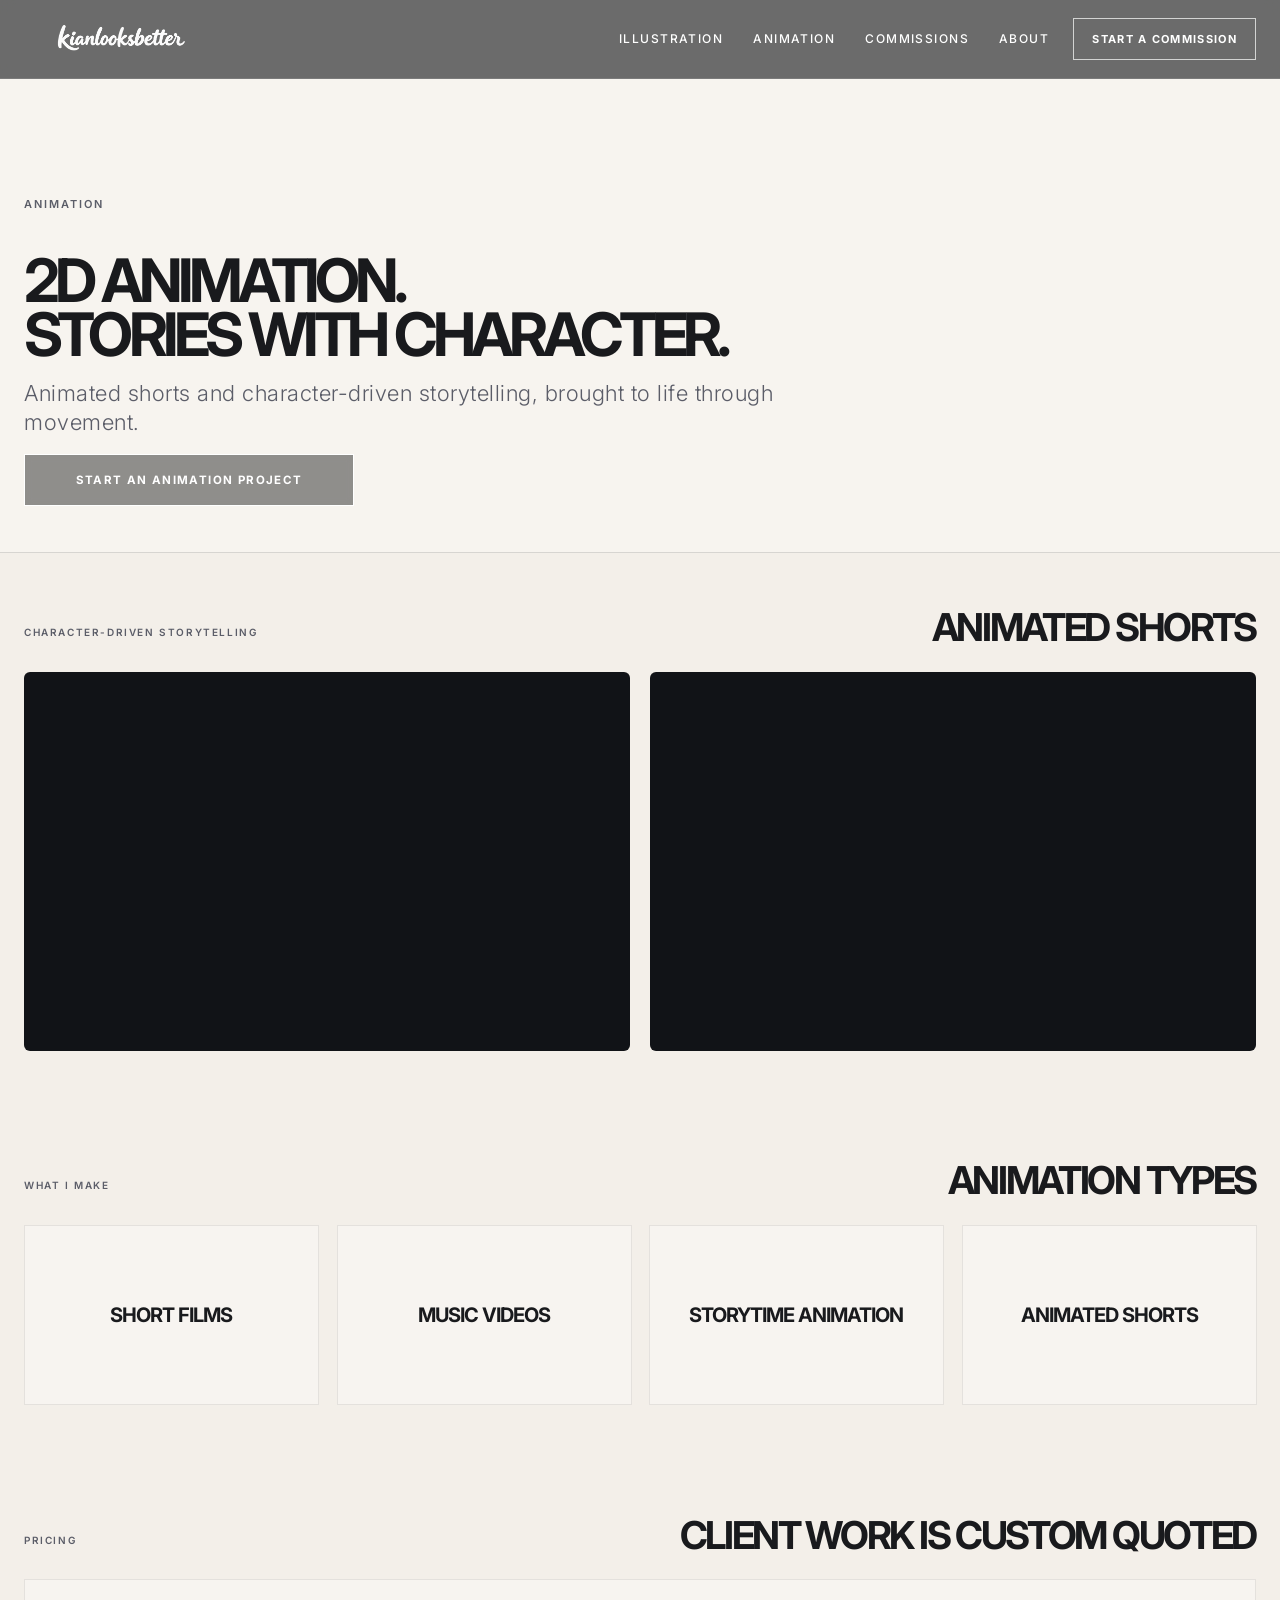
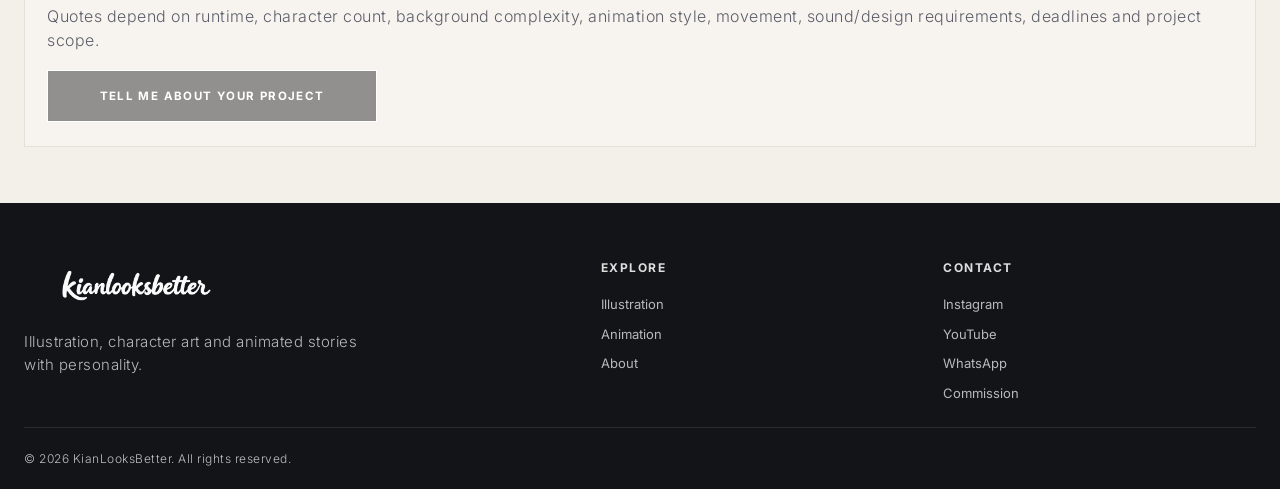
<file: animation.html>
<!DOCTYPE html>
<html lang="en">
<head>
  <meta charset="UTF-8">
  <meta name="viewport" content="width=device-width, initial-scale=1.0">
  <title>Animation | KianLooksBetter</title>
  <meta name="description" content="Character-driven 2D animation, short films and story-led animated work by KianLooksBetter.">
  <meta name="robots" content="index, follow">
  <link rel="canonical" href="https://kianlooksbetter.netlify.app/animation.html">
  <link rel="icon" type="image/svg+xml" href="logo.svg">
  <link rel="preconnect" href="https://fonts.googleapis.com">
  <link rel="preconnect" href="https://fonts.gstatic.com" crossorigin>
  <link rel="stylesheet" href="https://fonts.googleapis.com/css2?family=Inter:wght@400;500;600;700;800;900&family=Instrument+Serif:ital@0;1&display=swap">
  <link rel="stylesheet" href="css/style.css">
</head>
<body class="studio-page inner-page">
  <div class="quick-dm-links">
    <button class="commission-trigger-btn" id="commission-trigger-btn" type="button" aria-haspopup="dialog" aria-controls="commission-status-modal">BOOK</button>
    <a class="about-top-btn" href="about.html" aria-label="About Kian Harrison"><span aria-hidden="true">i</span></a>
    <div class="commission-status-modal" id="commission-status-modal" aria-hidden="true">
      <div class="commission-status-card commission-status-dialog" role="dialog" aria-modal="true" aria-labelledby="commission-status-heading">
        <button class="commission-status-close" id="commission-status-close" type="button" aria-label="Close commission modal">X</button>
        <div class="commission-status-line"><span class="commission-status-dot" aria-hidden="true"></span><p class="commission-status-heading" id="commission-status-heading">Commission Status:</p></div>
        <p class="commission-status-slots">1/3 Slots Filled</p>
        <p class="commission-status-subtext">Currently working on 1 project. 2 slots available for new animations or art.</p>
        <h2 class="commission-status-contact-text">Contact to book commission via</h2>
        <div class="quick-dm-actions">
          <a class="quick-dm-btn quick-dm-btn-whatsapp" href="https://wa.me/237676636111" target="_blank" rel="noopener noreferrer"><img src="https://img.icons8.com/ios-filled/50/ffffff/whatsapp--v1.png" alt=""><span class="quick-dm-label">Message on WhatsApp</span></a>
          <a class="quick-dm-btn quick-dm-btn-instagram" href="https://www.instagram.com/direct/t/17841401387039399" target="_blank" rel="noopener noreferrer"><img src="https://img.icons8.com/ios-filled/50/ffffff/instagram-new--v1.png" alt=""><span class="quick-dm-label">DM on Instagram</span></a>
        </div>
      </div>
    </div>
  </div>

  <div class="mobile-menu-shell">
    <button class="mobile-menu-toggle" id="mobile-menu-toggle" type="button" aria-label="Open navigation menu" aria-controls="mobile-menu-panel" aria-expanded="false">
      <span></span><span></span><span></span>
    </button>
    <div class="mobile-menu-backdrop" id="mobile-menu-backdrop" aria-hidden="true"></div>
    <nav class="mobile-menu-panel" id="mobile-menu-panel" aria-label="Mobile navigation">
      <a href="index.html">Home</a>
      <a href="illustration.html">Illustration</a>
      <a href="animation.html">Animation</a>
      <a href="commissions.html">Commissions</a>
      <a href="about.html">About</a>
    </nav>
  </div>

  <header class="site-header">
    <div class="container topbar">
      <a href="index.html" class="brand-mark" aria-label="KianLooksBetter home"><img class="brand-logo" src="logo white.png" alt="KianLooksBetter"></a>
      <nav class="main-nav" aria-label="Main navigation">
        <a href="illustration.html">Illustration</a>
        <a href="animation.html">Animation</a>
        <a href="commissions.html">Commissions</a>
        <a href="about.html">About</a>
      </nav>
      <a class="nav-button" href="commissions.html">START A COMMISSION</a>
    </div>
  </header>

  <main>
    <section class="page-hero section-surface">
      <div class="container page-intro">
        <p class="eyebrow muted">Animation</p>
        <h1>2D ANIMATION.<br>STORIES WITH CHARACTER.</h1>
        <p>Animated shorts and character-driven storytelling, brought to life through movement.</p>
        <a class="button primary animation-project-cta" href="commissions.html">START AN ANIMATION PROJECT</a>
      </div>
    </section>

    <section class="container content-block animation-work-section">
      <div class="section-header compact-header">
        <p class="eyebrow muted">Character-driven storytelling</p>
        <h2>ANIMATED SHORTS</h2>
      </div>
      <div class="animation-gallery-grid" data-animation-gallery aria-live="polite"></div>
    </section>

    <section class="container content-block">
      <div class="section-header compact-header">
        <p class="eyebrow muted">What I make</p>
        <h2>ANIMATION TYPES</h2>
      </div>
      <div class="service-list-grid">
        <article class="service-list-card"><h3>SHORT FILMS</h3></article>
        <article class="service-list-card"><h3>MUSIC VIDEOS</h3></article>
        <article class="service-list-card"><h3>STORYTIME ANIMATION</h3></article>
        <article class="service-list-card"><h3>ANIMATED SHORTS</h3></article>
      </div>
    </section>

    <section class="container content-block">
      <div class="section-header compact-header">
        <p class="eyebrow muted">Pricing</p>
        <h2>CLIENT WORK IS CUSTOM QUOTED</h2>
      </div>
      <div class="quote-panel">
        <p>Quotes depend on runtime, character count, background complexity, animation style, movement, sound/design requirements, deadlines and project scope.</p>
        <a class="button primary animation-project-cta" href="commissions.html">TELL ME ABOUT YOUR PROJECT</a>
      </div>
    </section>
  </main>

  <footer class="site-footer">
    <div class="container footer-inner">
      <div class="footer-brand-block">
        <a href="index.html" class="brand-mark footer-brand" aria-label="KianLooksBetter home"><img class="brand-logo" src="logo white.png" alt="KianLooksBetter"></a>
        <p>Illustration, character art and animated stories with personality.</p>
      </div>
      <div class="footer-links">
        <h3>Explore</h3>
        <a href="illustration.html">Illustration</a>
        <a href="animation.html">Animation</a>
        <a href="about.html">About</a>
      </div>
      <div class="footer-links">
        <h3>Contact</h3>
        <a href="https://www.instagram.com/kianlooksbetter.art" target="_blank" rel="noopener noreferrer">Instagram</a>
        <a href="https://www.youtube.com/@kianlooksbetter" target="_blank" rel="noopener noreferrer">YouTube</a>
        <a href="https://wa.me/237676636111" target="_blank" rel="noopener noreferrer">WhatsApp</a>
        <a href="commissions.html">Commission</a>
      </div>
    </div>
    <div class="container footer-bottom"><p>© 2026 KianLooksBetter. All rights reserved.</p></div>
  </footer>

  <script src="app.js"></script>
  <script src="site-navigation.js"></script>
  <script src="animation-media.js"></script>
</body>
</html>
</file>
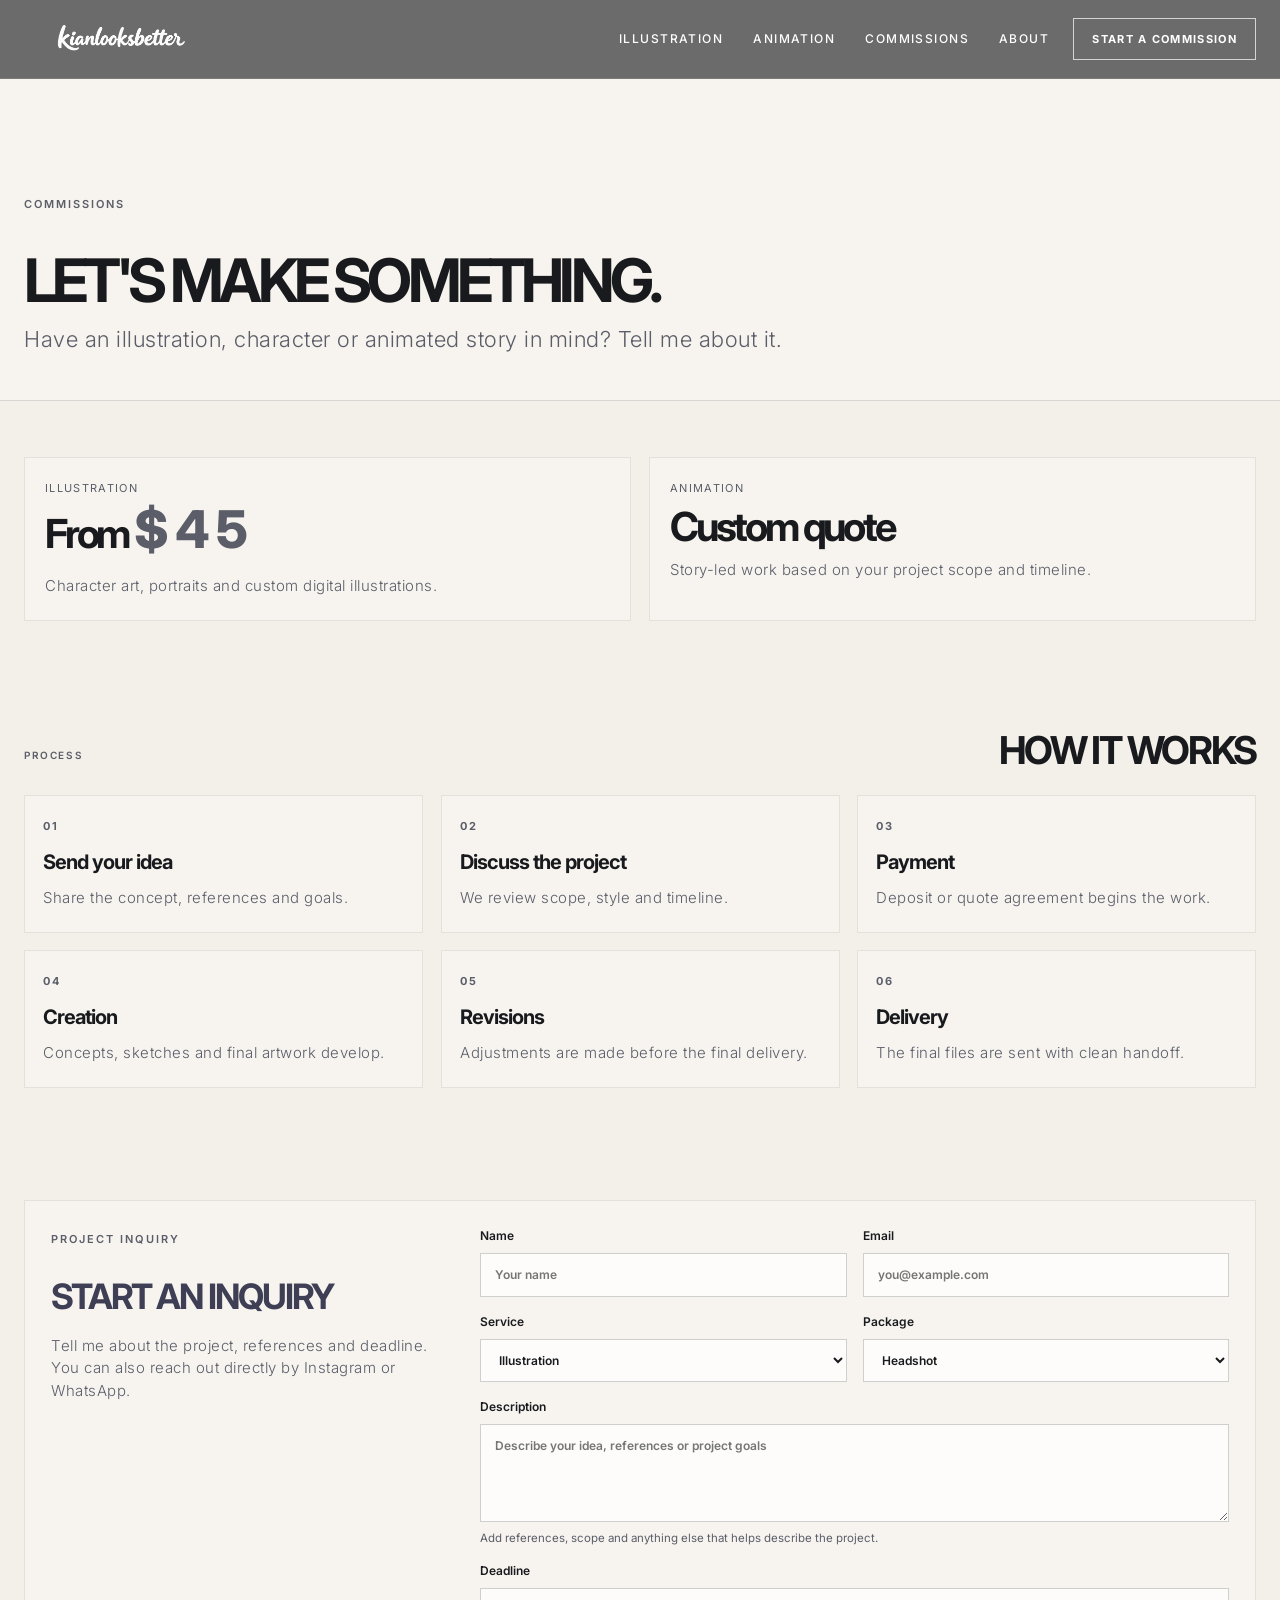
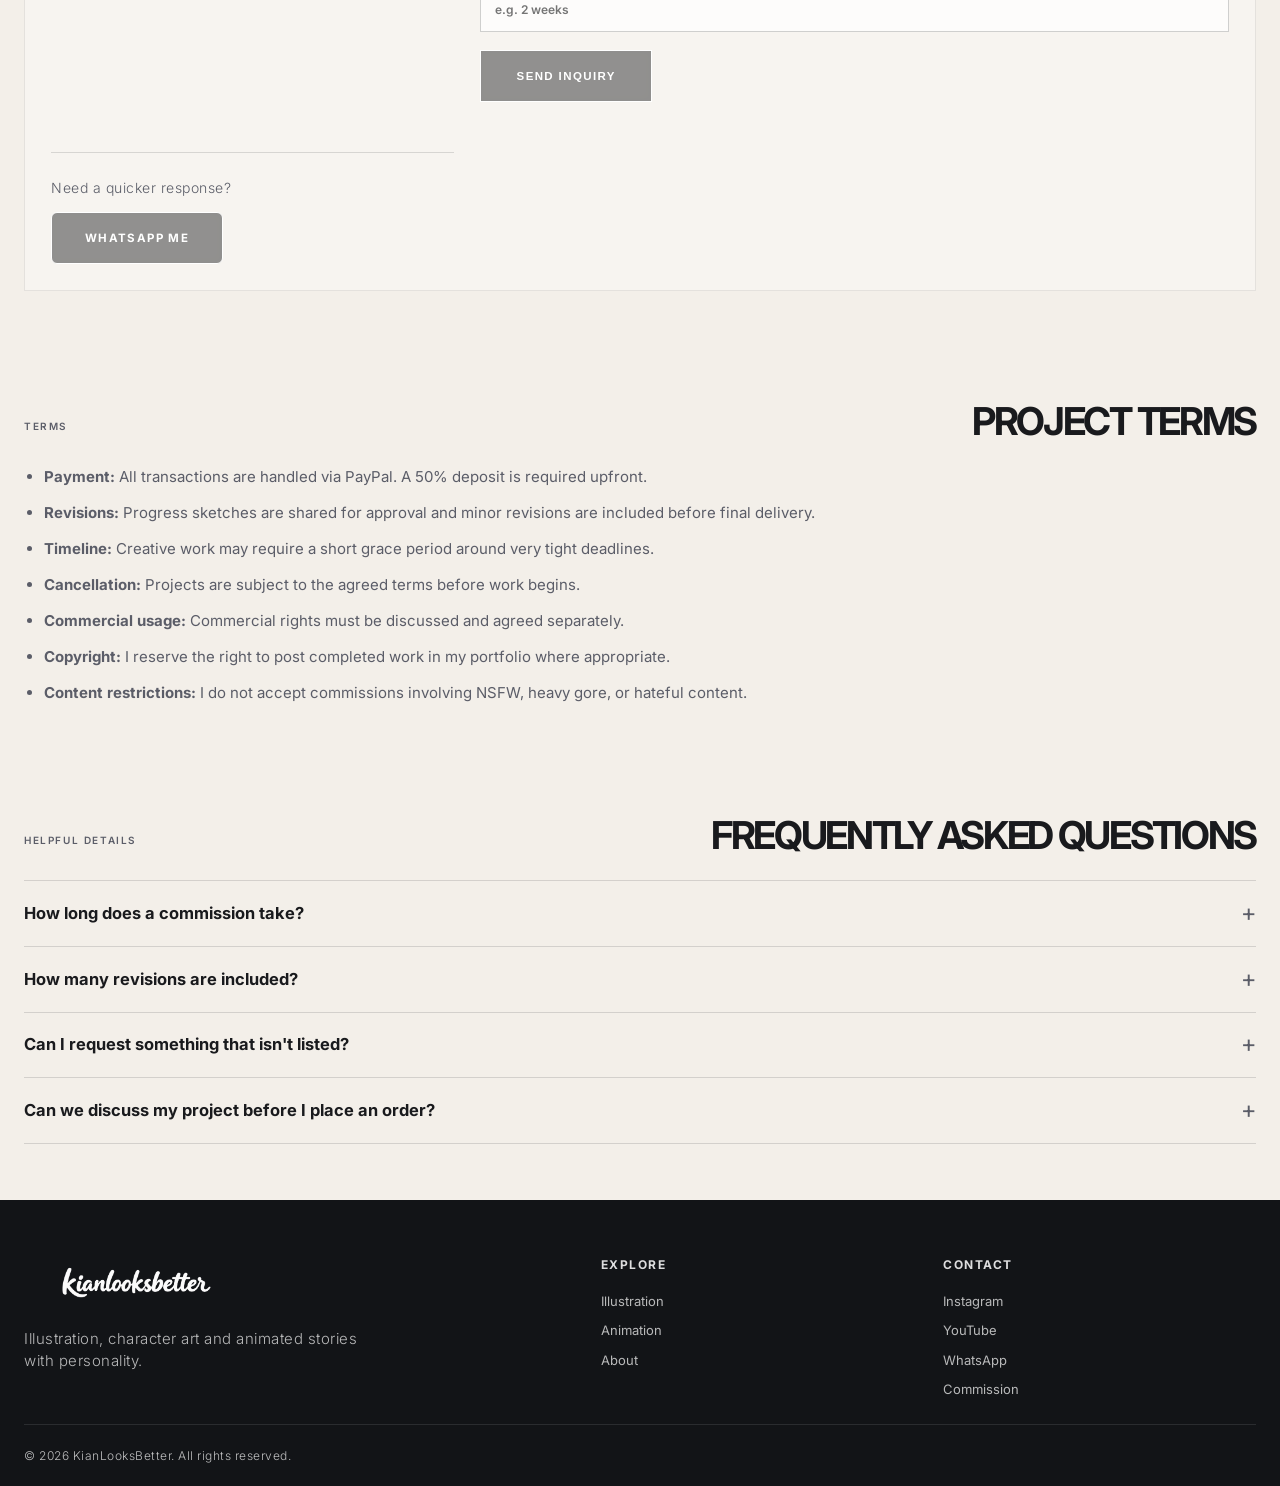
<file: commissions.html>
<!DOCTYPE html>
<html lang="en">
<head>
  <meta charset="UTF-8">
  <meta name="viewport" content="width=device-width, initial-scale=1.0">
  <title>Commissions | KianLooksBetter</title>
  <meta name="description" content="Commission an illustration or animated story with KianLooksBetter.">
  <meta name="robots" content="index, follow">
  <link rel="canonical" href="https://kianlooksbetter.netlify.app/commissions.html">
  <link rel="icon" type="image/svg+xml" href="logo.svg">
  <link rel="preconnect" href="https://fonts.googleapis.com">
  <link rel="preconnect" href="https://fonts.gstatic.com" crossorigin>
  <link rel="stylesheet" href="https://fonts.googleapis.com/css2?family=Inter:wght@400;500;600;700;800;900&family=Instrument+Serif:ital@0;1&display=swap">
  <link rel="stylesheet" href="css/style.css">
</head>
<body class="studio-page inner-page">
  <div class="quick-dm-links">
    <button class="commission-trigger-btn" id="commission-trigger-btn" type="button" aria-haspopup="dialog" aria-controls="commission-status-modal">BOOK</button>
    <a class="about-top-btn" href="about.html" aria-label="About Kian Harrison"><span aria-hidden="true">i</span></a>
    <div class="commission-status-modal" id="commission-status-modal" aria-hidden="true">
      <div class="commission-status-card commission-status-dialog" role="dialog" aria-modal="true" aria-labelledby="commission-status-heading">
        <button class="commission-status-close" id="commission-status-close" type="button" aria-label="Close commission modal">X</button>
        <div class="commission-status-line"><span class="commission-status-dot" aria-hidden="true"></span><p class="commission-status-heading" id="commission-status-heading">Commission Status:</p></div>
        <p class="commission-status-slots">1/3 Slots Filled</p>
        <p class="commission-status-subtext">Currently working on 1 project. 2 slots available for new animations or art.</p>
        <h2 class="commission-status-contact-text">Contact to book commission via</h2>
        <div class="quick-dm-actions">
          <a class="quick-dm-btn quick-dm-btn-whatsapp" href="https://wa.me/237676636111" target="_blank" rel="noopener noreferrer"><img src="https://img.icons8.com/ios-filled/50/ffffff/whatsapp--v1.png" alt=""><span class="quick-dm-label">Message on WhatsApp</span></a>
          <a class="quick-dm-btn quick-dm-btn-instagram" href="https://www.instagram.com/direct/t/17841401387039399" target="_blank" rel="noopener noreferrer"><img src="https://img.icons8.com/ios-filled/50/ffffff/instagram-new--v1.png" alt=""><span class="quick-dm-label">DM on Instagram</span></a>
        </div>
      </div>
    </div>
  </div>

  <div class="mobile-menu-shell">
    <button class="mobile-menu-toggle" id="mobile-menu-toggle" type="button" aria-label="Open navigation menu" aria-controls="mobile-menu-panel" aria-expanded="false">
      <span></span><span></span><span></span>
    </button>
    <div class="mobile-menu-backdrop" id="mobile-menu-backdrop" aria-hidden="true"></div>
    <nav class="mobile-menu-panel" id="mobile-menu-panel" aria-label="Mobile navigation">
      <a href="index.html">Home</a>
      <a href="illustration.html">Illustration</a>
      <a href="animation.html">Animation</a>
      <a href="commissions.html">Commissions</a>
      <a href="about.html">About</a>
    </nav>
  </div>

  <header class="site-header">
    <div class="container topbar">
      <a href="index.html" class="brand-mark" aria-label="KianLooksBetter home"><img class="brand-logo" src="logo white.png" alt="KianLooksBetter"></a>
      <nav class="main-nav" aria-label="Main navigation">
        <a href="illustration.html">Illustration</a>
        <a href="animation.html">Animation</a>
        <a href="commissions.html">Commissions</a>
        <a href="about.html">About</a>
      </nav>
      <a class="nav-button" href="commissions.html">START A COMMISSION</a>
    </div>
  </header>

  <main>
    <section class="page-hero section-surface">
      <div class="container page-intro">
        <p class="eyebrow muted">Commissions</p>
        <h1>LET'S MAKE SOMETHING.</h1>
        <p>Have an illustration, character or animated story in mind? Tell me about it.</p>
      </div>
    </section>

    <section class="container content-block">
      <div class="pricing-grid commissions-grid">
        <article class="price-block"><span>Illustration</span><strong>From <span class="price-amount">$45</span></strong><p>Character art, portraits and custom digital illustrations.</p></article>
        <article class="price-block"><span>Animation</span><strong>Custom quote</strong><p>Story-led work based on your project scope and timeline.</p></article>
      </div>
    </section>

    <section class="container content-block">
      <div class="section-header compact-header">
        <p class="eyebrow muted">Process</p>
        <h2>HOW IT WORKS</h2>
      </div>
      <div class="process-steps small-steps">
        <div class="process-step"><span>01</span><h3>Send your idea</h3><p>Share the concept, references and goals.</p></div>
        <div class="process-step"><span>02</span><h3>Discuss the project</h3><p>We review scope, style and timeline.</p></div>
        <div class="process-step"><span>03</span><h3>Payment</h3><p>Deposit or quote agreement begins the work.</p></div>
        <div class="process-step"><span>04</span><h3>Creation</h3><p>Concepts, sketches and final artwork develop.</p></div>
        <div class="process-step"><span>05</span><h3>Revisions</h3><p>Adjustments are made before the final delivery.</p></div>
        <div class="process-step"><span>06</span><h3>Delivery</h3><p>The final files are sent with clean handoff.</p></div>
      </div>
    </section>

    <section class="container content-block">
      <div class="commission-form-panel">
        <div class="form-intro">
          <p class="eyebrow muted">Project inquiry</p>
          <h2>START AN INQUIRY</h2>
          <p>Tell me about the project, references and deadline. You can also reach out directly by Instagram or WhatsApp.</p>
        </div>
        <form class="commission-form" id="commission-form">
          <div class="field-grid">
            <label><span>Name</span><input type="text" name="name" placeholder="Your name" required></label>
            <label><span>Email</span><input type="email" name="email" placeholder="you@example.com" required></label>
            <label><span>Service</span><select id="commission-service" name="service" required><option value="illustration">Illustration</option><option value="animation">Animation</option></select></label>
            <label><span id="commission-package-label">Package</span><select id="commission-package" name="package" required></select></label>
            <label class="full-width"><span>Description</span><textarea id="commission-description" name="description" rows="4" placeholder="Describe your idea, references or project goals"></textarea><small class="field-hint" id="commission-description-hint">Add references, scope and anything else that helps describe the project.</small></label>
            <label class="full-width"><span>Deadline</span><input type="text" name="deadline" placeholder="e.g. 2 weeks"></label>
          </div>
          <button class="button primary" type="submit">SEND INQUIRY</button>
        </form>
        <aside class="commission-quick-contact" aria-label="Quick contact options">
          <p>Need a quicker response?</p>
          <div>
            <a class="button secondary" href="https://wa.me/237676636111" target="_blank" rel="noopener noreferrer">WHATSAPP ME</a>
          </div>
        </aside>
      </div>
    </section>

    <section class="container content-block">
      <div class="section-header compact-header">
        <p class="eyebrow muted">Terms</p>
        <h2>PROJECT TERMS</h2>
      </div>
      <ul class="terms-list">
        <li><strong>Payment:</strong> All transactions are handled via PayPal. A 50% deposit is required upfront.</li>
        <li><strong>Revisions:</strong> Progress sketches are shared for approval and minor revisions are included before final delivery.</li>
        <li><strong>Timeline:</strong> Creative work may require a short grace period around very tight deadlines.</li>
        <li><strong>Cancellation:</strong> Projects are subject to the agreed terms before work begins.</li>
        <li><strong>Commercial usage:</strong> Commercial rights must be discussed and agreed separately.</li>
        <li><strong>Copyright:</strong> I reserve the right to post completed work in my portfolio where appropriate.</li>
        <li><strong>Content restrictions:</strong> I do not accept commissions involving NSFW, heavy gore, or hateful content.</li>
      </ul>
    </section>

    <section class="container content-block commission-faq" aria-labelledby="faq-title">
      <div class="section-header compact-header">
        <p class="eyebrow muted">Helpful details</p>
        <h2 id="faq-title">FREQUENTLY ASKED QUESTIONS</h2>
      </div>
      <div class="faq-list">
        <article class="faq-item"><h3><button type="button" aria-expanded="false">How long does a commission take?<span aria-hidden="true">+</span></button></h3><div class="faq-answer"><p>Turnaround depends on the type and scope of the project. Smaller illustrations can usually be completed faster, while animation may take longer depending on duration, complexity and revisions. Once I understand your project, I'll share a clearer estimate.</p></div></article>
        <article class="faq-item"><h3><button type="button" aria-expanded="false">How many revisions are included?<span aria-hidden="true">+</span></button></h3><div class="faq-answer"><p>Revisions depend on the commission and its stage. We'll make sure the direction is right before moving too far into production. Larger animation projects can have defined revision stages agreed before production begins.</p></div></article>
        <article class="faq-item"><h3><button type="button" aria-expanded="false">Can I request something that isn't listed?<span aria-hidden="true">+</span></button></h3><div class="faq-answer"><p>Absolutely. The packages are starting points, not limits. Choose Other and describe your custom illustration or animation idea. I'll review it and suggest the best approach.</p></div></article>
        <article class="faq-item"><h3><button type="button" aria-expanded="false">Can we discuss my project before I place an order?<span aria-hidden="true">+</span></button></h3><div class="faq-answer"><p>Yes. Send an enquiry through the form or use the quick-contact options to discuss the project directly. For larger projects, a call can be arranged on WhatsApp.</p></div></article>
      </div>
    </section>
  </main>

  <footer class="site-footer">
    <div class="container footer-inner">
      <div class="footer-brand-block">
        <a href="index.html" class="brand-mark footer-brand" aria-label="KianLooksBetter home"><img class="brand-logo" src="logo white.png" alt="KianLooksBetter"></a>
        <p>Illustration, character art and animated stories with personality.</p>
      </div>
      <div class="footer-links">
        <h3>Explore</h3>
        <a href="illustration.html">Illustration</a>
        <a href="animation.html">Animation</a>
        <a href="about.html">About</a>
      </div>
      <div class="footer-links">
        <h3>Contact</h3>
        <a href="https://www.instagram.com/kianlooksbetter.art" target="_blank" rel="noopener noreferrer">Instagram</a>
        <a href="https://www.youtube.com/@kianlooksbetter" target="_blank" rel="noopener noreferrer">YouTube</a>
        <a href="https://wa.me/237676636111" target="_blank" rel="noopener noreferrer">WhatsApp</a>
        <a href="commissions.html">Commission</a>
      </div>
    </div>
    <div class="container footer-bottom"><p>© 2026 KianLooksBetter. All rights reserved.</p></div>
  </footer>

  <script src="app.js"></script>
  <script src="site-navigation.js"></script>
  <script src="commission-form.js"></script>
</body>
</html>
</file>
<file: css/style.css>
@import 'https://fonts.googleapis.com/css?family=Montserrat:300, 400, 700&display=swap';
* {
  padding: 0;
  margin: 0;
  box-sizing: border-box;
}

html {
  font-size: 10px;
  font-family: 'Montserrat', sans-serif;
  scroll-behavior: smooth;
}

body {
  overflow-x: hidden;
}

/* Scroll reveal system */
.reveal-ready {
  opacity: 0;
  transform: translate3d(0, calc(var(--gallery-offset, 0px) + 16px), 0);
  filter: blur(2px);
  transition:
    opacity 820ms cubic-bezier(0.22, 1, 0.36, 1),
    transform 820ms cubic-bezier(0.22, 1, 0.36, 1),
    filter 820ms cubic-bezier(0.22, 1, 0.36, 1);
  transition-delay: var(--reveal-delay, 0ms);
  will-change: opacity, transform, filter;
}

.reveal-ready.revealed {
  opacity: 1;
  transform: translate3d(0, var(--gallery-offset, 0px), 0);
  filter: blur(0);
}

:root {
  --bg: #f3efe9;
  --bg-strong: #13151a;
  --panel: #efe8df;
  --ink: #191a1d;
  --muted: #5b5d68;
  --line: rgba(25, 26, 29, 0.14);
  --accent: #b9ac8b;
  --accent-deep: #918267;
  --shadow: rgba(0, 0, 0, 0.12);
}

a {
  text-decoration: none;
}

body.studio-page {
  background: var(--bg);
  color: var(--ink);
  font-family: 'Inter', sans-serif;
  line-height: 1.5;
  overflow-x: hidden;
}

img,
video {
  display: block;
  max-width: 100%;
}

.site-header {
  position: sticky;
  top: 0;
  z-index: 100;
  background: rgba(243, 239, 233, 0.76);
  backdrop-filter: blur(14px);
  border-bottom: 1px solid var(--line);
}

.topbar {
  width: min(1280px, calc(100% - 48px));
  min-height: 78px;
  margin: 0 auto;
  display: flex;
  align-items: center;
  justify-content: space-between;
  gap: 24px;
}

.brand-mark {
  color: var(--ink);
  font-size: 2rem;
  font-weight: 700;
  letter-spacing: -0.08em;
  text-transform: none;
}

.main-nav {
  display: flex;
  align-items: center;
  justify-content: center;
  gap: 30px;
  margin-left: auto;
}

.main-nav a {
  color: var(--ink);
  font-size: 1.2rem;
  font-weight: 500;
  letter-spacing: 0.12em;
  text-transform: uppercase;
  transition: opacity 0.2s ease;
}

.main-nav a:hover,
.main-nav a:focus-visible {
  opacity: 0.7;
}

.nav-button,
.button {
  display: inline-flex;
  align-items: center;
  justify-content: center;
  border: 1px solid var(--ink);
  transition: transform 0.22s ease, background-color 0.22s ease, border-color 0.22s ease, color 0.22s ease;
}

.nav-button {
  padding: 12px 18px;
  font-size: 1.1rem;
  font-weight: 700;
  letter-spacing: 0.12em;
  color: var(--ink);
  background: transparent;
}

.button {
  min-height: 52px;
  padding: 13px 24px;
  font-size: 1.2rem;
  font-weight: 700;
  letter-spacing: 0.15em;
  text-transform: uppercase;
}

.primary {
  background: var(--ink);
  color: #fff;
  border-color: var(--ink);
}

.secondary {
  background: transparent;
  color: var(--ink);
}

.nav-button:hover,
.button:hover,
.nav-button:focus-visible,
.button:focus-visible {
  transform: translateY(-1px);
}

.hero-section {
  position: relative;
  overflow: hidden;
  border-bottom: 1px solid var(--line);
  background: linear-gradient(135deg, rgba(9, 10, 12, 0.88), rgba(22, 24, 31, 0.66));
}

.page-hero {
  padding: 84px 0 34px;
  border-bottom: 1px solid var(--line);
}

.page-intro {
  display: grid;
  gap: 18px;
  padding: 30px 0 12px;
}

.page-intro h1 {
  margin: 0;
  color: var(--ink);
  font-size: clamp(3rem, 6vw, 6rem);
  line-height: 0.9;
  letter-spacing: -0.08em;
  text-transform: uppercase;
}

.page-intro p:last-of-type {
  max-width: 760px;
  margin: 0;
  color: var(--muted);
  font-size: clamp(1.5rem, 2vw, 2.2rem);
  line-height: 1.3;
}

.about-layout {
  display: grid;
  grid-template-columns: minmax(0, 0.9fr) minmax(0, 1.1fr);
  gap: 28px;
  align-items: center;
}

.about-photo-wrap {
  overflow: hidden;
  border: 1px solid rgba(0, 0, 0, 0.08);
  background: rgba(255, 255, 255, 0.18);
}

.about-photo-wrap img {
  display: block;
  width: 100%;
  height: min(72vh, 620px);
  object-fit: cover;
}

.about-story {
  display: grid;
  gap: 16px;
}

.about-story h2 {
  margin: 0;
  font-size: clamp(2.6rem, 4vw, 4.6rem);
  line-height: 0.95;
  letter-spacing: -0.06em;
  text-transform: uppercase;
}

.about-story p {
  margin: 0;
  color: var(--muted);
  font-size: 1.6rem;
  line-height: 1.6;
}

.nav-grid,
.nav-grid2,
.feed-grid {
  display: none !important;
  position: static !important;
  margin: 0 !important;
  left: auto !important;
  right: auto !important;
  top: auto !important;
  bottom: auto !important;
  width: auto !important;
}

.muted {
  color: var(--muted) !important;
}

.section-surface {
  background: rgba(255, 255, 255, 0.28);
}

.content-block {
  padding-top: 56px;
  padding-bottom: 56px;
}

.compact-header {
  margin-bottom: 26px;
}

.compact-header h2 {
  margin: 0;
  font-size: clamp(2.2rem, 3vw, 3.5rem);
  line-height: 1;
  letter-spacing: -0.06em;
  text-transform: uppercase;
}

.page-filters {
  display: flex;
  flex-wrap: wrap;
  gap: 12px;
  margin-bottom: 24px;
}

.filter-chip {
  border: 1px solid rgba(0, 0, 0, 0.15);
  background: transparent;
  color: var(--ink);
  padding: 10px 16px;
  font-size: 1.1rem;
  font-weight: 700;
  letter-spacing: 0.12em;
  text-transform: uppercase;
  cursor: pointer;
}

.filter-chip.active {
  background: var(--ink);
  color: white;
  border-color: var(--ink);
}

.portfolio-grid {
  display: grid;
  grid-template-columns: repeat(12, minmax(0, 1fr));
  gap: 18px;
}

.portfolio-item {
  position: relative;
  overflow: hidden;
  min-height: 320px;
  grid-column: span 4;
  border: 1px solid rgba(0, 0, 0, 0.08);
  background: #d9d3cb;
}

.portfolio-item.large {
  grid-column: span 6;
  min-height: 420px;
}

.portfolio-item img {
  width: 100%;
  height: 100%;
  object-fit: cover;
}

.portfolio-copy {
  position: absolute;
  left: 0;
  right: 0;
  bottom: 0;
  padding: 18px 18px 16px;
  background: linear-gradient(to top, rgba(0, 0, 0, 0.7), rgba(0, 0, 0, 0));
  color: white;
}

.portfolio-copy span {
  display: block;
  font-size: 1rem;
  letter-spacing: 0.12em;
  text-transform: uppercase;
  color: rgba(255, 255, 255, 0.8);
}

.portfolio-copy h3 {
  margin: 8px 0 0;
  font-size: clamp(1.8rem, 2vw, 2.8rem);
  line-height: 1.05;
  letter-spacing: -0.05em;
}

.pricing-grid {
  display: grid;
  grid-template-columns: repeat(4, minmax(0, 1fr));
  gap: 18px;
}

.price-block {
  padding: 22px 20px;
  background: rgba(255, 255, 255, 0.34);
  border: 1px solid rgba(0, 0, 0, 0.08);
}

.price-block span {
  display: inline-block;
  margin-bottom: 10px;
  font-size: 1.1rem;
  letter-spacing: 0.12em;
  text-transform: uppercase;
  color: var(--muted);
}

.price-block strong {
  display: block;
  margin-bottom: 12px;
  font-size: clamp(2.4rem, 4vw, 4rem);
  line-height: 1;
  letter-spacing: -0.08em;
}

.price-block p {
  margin: 0;
  color: var(--muted);
  font-size: 1.5rem;
  line-height: 1.5;
}

.process-steps {
  display: grid;
  grid-template-columns: repeat(4, minmax(0, 1fr));
  gap: 18px;
}

.process-step {
  padding: 22px 18px;
  background: rgba(255, 255, 255, 0.34);
  border: 1px solid rgba(0, 0, 0, 0.08);
}

.process-step span {
  display: inline-block;
  margin-bottom: 12px;
  font-size: 1.1rem;
  font-weight: 700;
  letter-spacing: 0.16em;
  color: var(--muted);
}

.process-step h3 {
  margin: 0 0 8px;
  font-size: 2rem;
  letter-spacing: -0.05em;
}

.process-step p {
  margin: 0;
  color: var(--muted);
  font-size: 1.5rem;
}

.commission-callout {
  text-align: center;
}

.commission-callout h2 {
  margin: 0 0 18px;
  font-size: clamp(2.2rem, 4vw, 4rem);
  letter-spacing: -0.06em;
  text-transform: uppercase;
}

.feature-video-wrap {
  border: 1px solid rgba(0, 0, 0, 0.08);
  background: #d9d3cb;
  overflow: hidden;
  min-height: 420px;
}

.feature-video {
  width: 100%;
  height: min(72vh, 620px);
  object-fit: cover;
}

.service-list-grid {
  display: grid;
  grid-template-columns: repeat(4, minmax(0, 1fr));
  gap: 18px;
}

.service-list-card {
  display: flex;
  align-items: center;
  justify-content: center;
  min-height: 180px;
  padding: 18px;
  background: rgba(255, 255, 255, 0.34);
  border: 1px solid rgba(0, 0, 0, 0.08);
  text-align: center;
}

.service-list-card h3 {
  margin: 0;
  font-size: 2rem;
  letter-spacing: -0.05em;
  text-transform: uppercase;
}

.quote-panel {
  display: grid;
  gap: 18px;
  padding: 24px 22px;
  background: rgba(255, 255, 255, 0.34);
  border: 1px solid rgba(0, 0, 0, 0.08);
}

.quote-panel p {
  margin: 0;
  color: var(--muted);
  font-size: 1.6rem;
  line-height: 1.5;
}

.commissions-grid {
  grid-template-columns: repeat(2, minmax(0, 1fr));
}

.commission-form-panel {
  display: grid;
  grid-template-columns: 0.7fr 1.3fr;
  gap: 26px;
  padding: 26px;
  background: rgba(255, 255, 255, 0.34);
  border: 1px solid rgba(0, 0, 0, 0.08);
}

.form-intro h2 {
  margin: 0 0 12px;
  font-size: clamp(2.2rem, 4vw, 3.5rem);
  letter-spacing: -0.06em;
  text-transform: uppercase;
}

.form-intro p:last-child {
  margin: 0;
  color: var(--muted);
  font-size: 1.5rem;
  line-height: 1.5;
}

.commission-form {
  display: grid;
  gap: 18px;
}

.field-grid {
  display: grid;
  grid-template-columns: repeat(2, minmax(0, 1fr));
  gap: 16px;
}

.commission-form label {
  display: grid;
  gap: 8px;
  font-size: 1.2rem;
  font-weight: 600;
  color: var(--ink);
}

.commission-form label span {
  color: var(--ink);
}

.commission-form input,
.commission-form select,
.commission-form textarea {
  width: 100%;
  border: 1px solid rgba(0, 0, 0, 0.18);
  background: rgba(255, 255, 255, 0.7);
  color: var(--ink);
  font: inherit;
  padding: 12px 14px;
}

.full-width {
  grid-column: 1 / -1;
}

.terms-list {
  display: grid;
  gap: 12px;
  padding-left: 20px;
  color: var(--muted);
  font-size: 1.5rem;
  line-height: 1.6;
}

.terms-list li {
  color: var(--muted);
}

.small-steps {
  grid-template-columns: repeat(3, minmax(0, 1fr));
}

@media (max-width: 980px) {
  .portfolio-grid,
  .process-steps,
  .service-list-grid,
  .pricing-grid,
  .commission-form-panel,
  .field-grid,
  .commissions-grid,
  .small-steps {
    grid-template-columns: 1fr 1fr;
  }

  .portfolio-item.large,
  .portfolio-item {
    grid-column: span 1;
  }

  .commission-form-panel {
    grid-template-columns: 1fr;
  }

  .page-hero {
    padding-top: 70px;
  }
}

@media (max-width: 640px) {
  .portfolio-grid,
  .process-steps,
  .service-list-grid,
  .pricing-grid,
  .field-grid,
  .commissions-grid,
  .small-steps {
    grid-template-columns: 1fr;
  }

  .page-intro {
    padding-top: 14px;
  }

  .filter-chip {
    width: 100%;
  }

  .page-filters {
    flex-direction: column;
  }

  .portfolio-item,
  .portfolio-item.large {
    min-height: 280px;
  }
}
.hero-grid {
  width: min(1280px, calc(100% - 48px));
  min-height: calc(100vh - 78px);
  margin: 0 auto;
  display: grid;
  grid-template-columns: minmax(0, 1.1fr) minmax(0, 1.2fr);
  gap: 32px;
  align-items: center;
  justify-content: center;
}

.hero-copy {
  position: relative;
  z-index: 2;
  padding: 40px 0;
}

.eyebrow {
  margin: 0 0 18px;
  color: rgba(255, 255, 255, 0.74);
  font-size: 1.1rem;
  font-weight: 600;
  letter-spacing: 0.18em;
  text-transform: uppercase;
}

.hero-section .eyebrow,
.hero-section .hero-copy,
.hero-section h1,
.hero-section .hero-sub,
.hero-section .hero-actions {
  color: white;
}

.hero-copy h1 {
  margin: 0;
  font-size: clamp(3.6rem, 5vw, 7rem);
  line-height: 0.9;
  letter-spacing: -0.08em;
  font-weight: 800;
  text-transform: uppercase;
}

.hero-sub {
  margin: 22px 0 0;
  max-width: 480px;
  color: rgba(255, 255, 255, 0.8);
  font-size: clamp(1.5rem, 2vw, 2.2rem);
  line-height: 1.3;
}

.hero-actions {
  display: flex;
  flex-wrap: wrap;
  gap: 16px;
  margin-top: 30px;
}

.hero-section .primary,
.hero-section .secondary {
  border-color: rgba(255, 255, 255, 0.3);
}

.hero-section .primary {
  background: rgba(255, 255, 255, 0.08);
  color: white;
}

.hero-section .secondary {
  color: white;
}

.hero-collage {
  position: relative;
  height: min(72vh, 760px);
  min-height: 480px;
}

.hero-clip {
  position: absolute;
  overflow: hidden;
  border: 1px solid rgba(255, 255, 255, 0.15);
  background: rgba(255, 255, 255, 0.04);
  box-shadow: 0 18px 40px rgba(0, 0, 0, 0.24);
}

.hero-clip figcaption {
  position: absolute;
  left: 12px;
  bottom: 12px;
  font-size: 1.1rem;
  letter-spacing: 0.08em;
  text-transform: uppercase;
  color: rgba(255, 255, 255, 0.88);
  padding: 6px 10px;
  background: rgba(0, 0, 0, 0.22);
  backdrop-filter: blur(6px);
}

.hero-video,
.category-video {
  width: 100%;
  height: 100%;
  object-fit: cover;
}

.video-fallback {
  position: absolute;
  inset: 0;
  background:
    linear-gradient(135deg, rgba(176, 155, 120, 0.3), rgba(17, 20, 26, 0.82)),
    url('../art/3.png') center/cover no-repeat;
  display: none;
}

.hero-clip.video-missing .video-fallback,
.category-media.video-missing .video-fallback {
  display: block;
}

.hero-clip.video-missing video,
.category-media.video-missing video {
  opacity: 0;
}

.clip-one { width: 28%; height: 72%; left: 0; top: 6%; }
.clip-two { width: 30%; height: 56%; left: 20%; top: 14%; }
.clip-three { width: 28%; height: 80%; left: 43%; top: 2%; }
.clip-four { width: 26%; height: 48%; left: 68%; top: 22%; }
.clip-five { width: 20%; height: 34%; left: 73%; top: 62%; }

.container {
  width: min(1280px, calc(100% - 48px));
  margin: 0 auto;
}

.statement {
  padding: 70px 0 26px;
  text-align: center;
}

.statement-kicker {
  margin: 0;
  color: var(--ink);
  font-size: 1.15rem;
  letter-spacing: 0.22em;
  text-transform: uppercase;
  font-weight: 600;
}

.statement-copy {
  max-width: 700px;
  margin: 16px auto 0;
  color: var(--muted);
  font-size: clamp(1.7rem, 3vw, 2.8rem);
  line-height: 1.18;
  letter-spacing: -0.04em;
}

.selected-work,
.services-overview,
.featured-project,
.about-section,
.testimonials,
.commission-banner {
  padding-top: 56px;
  padding-bottom: 56px;
}

.section-header {
  display: flex;
  align-items: end;
  justify-content: space-between;
  gap: 16px;
  margin-bottom: 26px;
}

.section-header .eyebrow {
  color: var(--muted);
  font-size: 1rem;
  letter-spacing: 0.16em;
  margin: 0;
}

.section-header h2,
.featured-project h2,
.about-section h2,
.testimonials h2,
.commission-copy h2 {
  margin: 0;
  color: var(--ink);
  font-size: clamp(2.2rem, 3vw, 4rem);
  letter-spacing: -0.06em;
  line-height: 0.95;
}

.section-header a,
.feature-copy a,
.category-copy a,
.about-copy a {
  color: var(--ink);
  font-size: 1.2rem;
  font-weight: 700;
  letter-spacing: 0.1em;
  text-transform: uppercase;
  border-bottom: 1px solid var(--ink);
}

.work-grid {
  display: grid;
  grid-template-columns: repeat(12, minmax(0, 1fr));
  gap: 18px;
}

.work-item {
  position: relative;
  overflow: hidden;
  min-height: 280px;
  border: 1px solid rgba(0, 0, 0, 0.06);
  background: #ddd6ce;
}

.work-item img {
  width: 100%;
  height: 100%;
  object-fit: cover;
  transition: transform 0.35s ease;
}

.work-item:hover img {
  transform: scale(1.03);
}

.work-item.tall {
  grid-column: span 4;
  grid-row: span 2;
  min-height: 520px;
}

.work-item.wide {
  grid-column: span 8;
  min-height: 360px;
}

.work-item:not(.tall):not(.wide) {
  grid-column: span 4;
  min-height: 300px;
}

.work-meta {
  position: absolute;
  left: 0;
  right: 0;
  bottom: 0;
  padding: 18px 18px 16px;
  background: linear-gradient(to top, rgba(0, 0, 0, 0.64), rgba(0, 0, 0, 0));
  color: white;
}

.work-meta span {
  display: block;
  font-size: 1.1rem;
  letter-spacing: 0.12em;
  text-transform: uppercase;
  color: rgba(255, 255, 255, 0.8);
}

.work-meta h3 {
  margin: 8px 0 0;
  font-size: clamp(1.8rem, 2vw, 2.8rem);
  line-height: 1;
  letter-spacing: -0.05em;
}

.category-block {
  display: grid;
  grid-template-columns: 1fr 1.1fr;
  gap: 28px;
  align-items: center;
  padding: 24px 0;
}

.category-block + .category-block {
  margin-top: 20px;
}

.category-copy {
  padding: 24px 0;
}

.category-copy h2 {
  margin: 0 0 14px;
  font-size: clamp(2.8rem, 4vw, 5rem);
  line-height: 0.95;
  letter-spacing: -0.08em;
  text-transform: uppercase;
}

.category-copy p {
  margin: 0 0 18px;
  color: var(--muted);
  font-size: 1.7rem;
  line-height: 1.45;
  max-width: 520px;
}

.category-media {
  position: relative;
  min-height: 420px;
  overflow: hidden;
  border: 1px solid rgba(0, 0, 0, 0.06);
  background: rgba(255, 255, 255, 0.12);
}

.category-media img,
.category-media video {
  width: 100%;
  height: 100%;
  object-fit: cover;
}

.illustration-block .category-media {
  transform: translate(-14px, -18px);
}

.animation-block .category-media {
  transform: translate(14px, 18px);
}

.feature-frame {
  display: grid;
  grid-template-columns: minmax(0, 1.35fr) minmax(0, 0.85fr);
  gap: 26px;
  align-items: center;
  margin-top: 22px;
  padding: 20px 0 0;
}

.feature-media {
  overflow: hidden;
  border: 1px solid rgba(0, 0, 0, 0.06);
  background: #d5d0c8;
}

.feature-media img {
  width: 100%;
  height: min(68vh, 520px);
  object-fit: cover;
}

.project-tag {
  margin: 0 0 10px;
  color: var(--muted);
  font-size: 1.2rem;
  letter-spacing: 0.14em;
  text-transform: uppercase;
}

.feature-copy h3 {
  margin: 0 0 14px;
  color: var(--ink);
  font-size: clamp(2.2rem, 3vw, 4rem);
  letter-spacing: -0.06em;
}

.feature-copy p {
  margin: 0 0 18px;
  color: var(--muted);
  font-size: 1.7rem;
  line-height: 1.45;
}

.about-section {
  display: grid;
  grid-template-columns: 0.9fr 1.1fr;
  gap: 36px;
  align-items: center;
}

.about-media {
  overflow: hidden;
  border: 1px solid rgba(0, 0, 0, 0.06);
}

.about-media img {
  width: 100%;
  height: min(72vh, 620px);
  object-fit: cover;
}

.about-copy {
  padding: 8px 0;
}

.about-copy .eyebrow {
  color: var(--muted);
  margin-bottom: 14px;
}

.about-copy h2 {
  margin: 0 0 12px;
  color: var(--ink);
  font-size: clamp(2.6rem, 4vw, 5rem);
  letter-spacing: -0.08em;
}

.about-copy p {
  margin: 0 0 16px;
  color: var(--muted);
  font-size: 1.7rem;
  line-height: 1.5;
}

.testimonials h2 {
  margin-bottom: 20px;
}

.testimonials-grid {
  display: grid;
  grid-template-columns: repeat(3, minmax(0, 1fr));
  gap: 22px;
}

.testimonial {
  display: flex;
  flex-direction: column;
  justify-content: space-between;
  min-height: 240px;
  padding: 24px 22px;
  background: rgba(255, 255, 255, 0.32);
  border: 1px solid rgba(0, 0, 0, 0.06);
}

.quote {
  margin: 0;
  color: var(--ink);
  font-size: 1.55rem;
  line-height: 1.7;
}

.person {
  margin-top: 22px;
  display: flex;
  flex-direction: column;
  gap: 4px;
}

.person strong {
  font-size: 1.4rem;
  color: var(--ink);
}

.person span {
  font-size: 1.2rem;
  color: var(--muted);
}

.commission-banner {
  background: #e8e0d4;
  border-top: 1px solid var(--line);
  border-bottom: 1px solid var(--line);
}

.commission-banner .container {
  width: min(1280px, calc(100% - 48px));
}

.commission-copy {
  max-width: 720px;
}

.commission-copy .eyebrow {
  color: var(--muted);
}

.commission-copy p {
  margin: 12px 0 0;
  color: var(--muted);
  font-size: 1.7rem;
  line-height: 1.5;
}

.commission-grid {
  display: grid;
  grid-template-columns: repeat(2, minmax(0, 1fr));
  gap: 20px;
  margin-top: 24px;
}

.commission-grid > div {
  display: flex;
  flex-direction: column;
  gap: 8px;
  padding: 18px 20px;
  background: rgba(255, 255, 255, 0.18);
  border: 1px solid rgba(0, 0, 0, 0.08);
}

.service-pill {
  display: inline-flex;
  align-items: center;
  justify-content: center;
  width: fit-content;
  padding: 8px 12px;
  color: var(--ink);
  border: 1px solid rgba(0, 0, 0, 0.18);
  font-size: 1.1rem;
  letter-spacing: 0.12em;
  text-transform: uppercase;
}

.commission-grid p {
  margin: 0;
  font-size: 2.4rem;
  color: var(--ink);
  letter-spacing: -0.05em;
}

.commission-actions {
  display: flex;
  flex-wrap: wrap;
  gap: 16px;
  margin-top: 26px;
}

.site-footer {
  background: #121417;
  color: rgba(255, 255, 255, 0.7);
  padding: 56px 0 18px;
}

.footer-inner {
  width: min(1280px, calc(100% - 48px));
  margin: 0 auto;
  display: grid;
  grid-template-columns: 1.4fr 0.8fr 0.8fr;
  gap: 30px;
}

.footer-brand {
  color: white;
  font-size: 2.8rem;
  letter-spacing: -0.08em;
}

.footer-brand-block p {
  margin-top: 12px;
  max-width: 360px;
  color: rgba(255, 255, 255, 0.7);
  font-size: 1.5rem;
  line-height: 1.5;
}

.footer-links {
  display: flex;
  flex-direction: column;
  gap: 10px;
}

.footer-links h3 {
  margin: 0 0 8px;
  color: rgba(255, 255, 255, 0.86);
  font-size: 1.2rem;
  letter-spacing: 0.12em;
  text-transform: uppercase;
}

.footer-links a {
  color: rgba(255, 255, 255, 0.7);
  font-size: 1.3rem;
}

.footer-bottom {
  width: min(1280px, calc(100% - 48px));
  margin: 24px auto 0;
  padding-top: 18px;
  border-top: 1px solid rgba(255, 255, 255, 0.1);
}

.footer-bottom p {
  margin: 0;
  color: rgba(255, 255, 255, 0.72);
  font-size: 1.2rem;
}

@media (max-width: 980px) {
  .main-nav,
  .nav-button {
    display: none;
  }

  .hero-grid,
  .category-block,
  .feature-frame,
  .about-section,
  .testimonials-grid,
  .footer-inner {
    grid-template-columns: 1fr;
  }

  .site-header {
    position: sticky;
  }

  .topbar {
    width: min(100% - 20px, 1280px);
    min-height: 66px;
  }

  .brand-mark {
    font-size: 1.8rem;
  }

  .hero-grid {
    min-height: auto;
    padding: 90px 0 30px;
  }

  .hero-copy {
    padding-top: 26px;
  }

  .hero-copy h1 {
    font-size: clamp(3rem, 12vw, 5rem);
  }

  .hero-collage {
    height: 480px;
    min-height: 420px;
  }

  .clip-one { width: 35%; height: 61%; left: 0; top: 10%; }
  .clip-two { width: 36%; height: 52%; left: 24%; top: 18%; }
  .clip-three { width: 32%; height: 70%; left: 50%; top: 2%; }
  .clip-four { width: 30%; height: 45%; left: 66%; top: 28%; }
  .clip-five { width: 22%; height: 28%; left: 70%; top: 68%; }

  .section-header {
    align-items: flex-start;
    flex-direction: column;
  }

  .category-block {
    gap: 8px;
  }

  .illustration-block .category-media,
  .animation-block .category-media {
    transform: none;
  }

  .feature-media img {
    height: 340px;
  }

  .commission-banner {
    padding-top: 42px;
    padding-bottom: 42px;
  }

  .footer-inner {
    gap: 20px;
  }
}

@media (max-width: 640px) {
  .container,
  .topbar,
  .hero-grid,
  .footer-inner,
  .footer-bottom {
    width: min(100% - 22px, 1280px);
  }

  .quick-dm-links {
    top: 10px;
    right: 8px;
  }

  .hero-copy h1 {
    font-size: clamp(2.8rem, 13vw, 4.2rem);
  }

  .button,
  .nav-button {
    width: 100%;
    justify-content: center;
  }

  .hero-actions,
  .commission-actions {
    flex-direction: column;
  }

  .hero-collage {
    height: 360px;
    min-height: 300px;
  }

  .clip-one { width: 38%; height: 60%; left: 3%; top: 12%; }
  .clip-two { width: 40%; height: 50%; left: 26%; top: 16%; }
  .clip-three { width: 36%; height: 68%; left: 58%; top: 2%; }
  .clip-four { width: 32%; height: 42%; left: 64%; top: 42%; }
  .clip-five { display: none; }

  .work-grid {
    grid-template-columns: 1fr;
  }

  .work-item,
  .work-item.tall,
  .work-item.wide,
  .work-item:not(.tall):not(.wide) {
    grid-column: auto;
    min-height: 280px;
  }

  .work-item.tall {
    min-height: 360px;
  }

  .about-copy p,
  .category-copy p,
  .feature-copy p,
  .commission-copy p,
  .statement-copy {
    font-size: 1.45rem;
  }

  .commentary {
    display: none;
  }
}
.container div div a img{
  width: 35px;
  height: 35px;
  padding: 5px;
}
img {
  height: 100%;
  width: 100%;
  object-fit: cover;
}
p {
  color: black;
  font-size: 1.4rem;
  margin-top: 5px;
  line-height: 2.5rem;
  font-weight: 300;
  letter-spacing: 0.05rem;
}
.section-title {
  font-size: 4rem;
  font-weight: 300;
  color: black;
  margin-bottom: 10px;
  text-transform: uppercase;
  letter-spacing: 0.2rem;
  text-align: center;
}
.section-title span {
  color: rgb(158, 158, 207);;
}

.contain{
    max-width: 1224px;
    width: 90%;
    margin: auto;
    padding: 40px 0;
}

.photo-gallery2{
    display: grid;
    grid-template-columns: 1fr 1fr 1fr 1fr;
    column-gap: 8px;
    row-gap: 30px;
}

.photo-gallery{
  display: grid;
  grid-template-columns: 1fr 1fr 1fr;
}

.photo-gallery > div{
  height: clamp(250px, 35vw, 400px);
  overflow: hidden;
}

.white-paint{
  width: 100%;
  height: auto;
  margin-top: -220px; /* Pulls the image up by 100px */
  position: relative; /* Ensures it sits on top of the previous element */
  z-index: 10;
}

.card{
    position: relative;
}

.card p{
  position: absolute;
  bottom: 10px;
  padding-left: 5px;
  color: white;
  background-color: #94949449;
  transition: 0.25s ease;
  border-top-right-radius: 50px;
  border-bottom-right-radius: 50px;
}

.column{
    display: flex;
    flex-direction: column;
    gap: 20px;
}

.photo-gallery2 div img{
  width: 100%;
  height: 100%;
  object-fit: cover;
  transition: 0.5s ease;
  border-radius: 10px;
}

.photo-gallery2 div img:hover{
  width: 100%;
  height: 100%;
  box-shadow: 10px 10px 24px rgba(0,0,0,0.5);
  opacity: 0.95;
  cursor: default;
  border-radius: 0px;
}

.card:hover p{
  border-top-right-radius: 0px;
  border-bottom-right-radius: 0px;
}

.photo-gallery div img{
    width: 100%;
    height: 100%;
    object-fit: cover;
    transition: 0.5s ease;
}

.photo-gallery div img:hover{
    width: 100%;
    height: 100%;
    box-shadow: 10px 10px 24px rgba(0,0,0,0.5);
    opacity: 0.95;
    cursor: default;
}

.feed-grid{
  margin-left: 90px;
}
.nav-grid{
    top: 22%;
    left: 0;
    right: 0;
    bottom: 34%;
    position: fixed;
    display: flex;
    flex-direction: column;
    align-items: center;
    width: 90px;
    z-index: 100;
    margin-left: 4px;
    justify-content: center;
    row-gap: 20px;
}
.nav-grid2{
  display: none;
  transition: transform 0.28s ease, opacity 0.28s ease;
}
.nav-options2 img{
  filter: brightness(0) invert(1);
}
.nav-options2 p{
  color: white;
}
.nav-options{
  position: relative;
  background-color:#00000030;
  backdrop-filter: blur(8px);
  padding: 16px;
  border-radius: 50px;
  transition: 0.25s;
}

.nav-options img{
  width: 24px;
  height: 24px;
  filter: brightness(0) invert(1);
}

.nav-options p{
  position: absolute;
  top: 2%;
  left: 40px;
  padding: 8px 12px;
  display: none;
  color: white;
  transition: 0.25s;
}
.nav-options:hover{
  transform: translateX(46px);
  padding-right: 120px;
  background-color: #00000040;
}
.nav-options:hover p{
  display: block;
  border-top-right-radius: 50px;
  border-bottom-right-radius: 50px;
}

@media(max-width: 768px){
  .photo-gallery{
    grid-template-columns: 1fr;
  }
}

.button{
    width: 172px;
    height: 52px;
    font-size: 15px;
    color: white;
    background-color: #33333386;
    border:none;
    border-radius: 50px;
    transition: 0.25s;
    backdrop-filter: blur(4px);
    box-shadow: 2px 5px 15px rgba(0,0,0,0.2); 
}

.button:hover{
    cursor: pointer;
    background-color: #33333360;
}
.button:active{
  background-color: #33333327;
}

.btn{
    margin-top: 1rem;
    display: inline-block;
    background:var(--black);
    color:#fff;
    border-radius: .5rem;
    padding:.9rem 3rem;
    cursor: pointer;
    font-size: 1.7rem;
}

.btn:hover{
    background:var(--orange);
}
.cta {
  display: inline-block;
  padding: 10px 30px;
  color: white;
  background-color: transparent;
  border: 2px solid rgb(158, 158, 207);
  font-size: 2rem;
  text-transform: uppercase;
  letter-spacing: 0.1rem;
  margin-top: 30px;
  transition: 0.3s ease;
  transition-property: background-color, color;
  border-radius: 18px;
}
.cta:hover {
  color: white;
  background-color: rgb(158, 158, 207);
}
.brand h1 {
  font-size: 3rem;
  text-transform: uppercase;
  color: white;
}
.brand h1 span {
  color: rgb(158, 158, 207);
}

/* Header section */
#header .header {
  min-height: 8vh;
  background-color: rgba(31, 30, 30, 0.24);
  transition: 0.3s ease background-color;
}
#header .nav-bar {
  display: flex;
  align-items: center;
  justify-content: space-between;
  width: 100%;
  height: 100%;
  max-width: 1300px;
  padding: 0 10px;
}
#header .nav-list ul {
  list-style: none;
  position: absolute;
  background-color: gray;
  width: 100vw;
  height: 100vh;
  left: 100%;
  top: 0;
  display: flex;
  flex-direction: column;
  justify-content: center;
  align-items: center;
  z-index: 1;
  overflow-x: hidden;
  transition: 0.5s ease left;
}
#header .nav-list ul.active {
  left: 0%;
}
#header .nav-list ul a {
  font-size: 2.5rem;
  font-weight: 500;
  letter-spacing: 0.2rem;
  text-decoration: none;
  color: white;
  padding: 20px;
  display: block;
  transition: 0.3s;
}

#header .nav-list ul li:hover a {
  color: rgb(158, 158, 207);
  transition: 0.2s;
}
#header .hamburger {
  height: 60px;
  width: 60px;
  display: inline-block;
  border: 3px solid white;
  border-radius: 50%;
  position: relative;
  display: flex;
  align-items: center;
  justify-content: center;
  z-index: 100;
  cursor: pointer;
  transform: scale(0.8);
  margin-right: 20px;
}
#header .hamburger:after {
  position: absolute;
  content: '';
  height: 100%;
  width: 100%;
  border-radius: 50%;
  border: 3px solid white;
  animation: hamburger_puls 1s ease infinite;
}
#header .hamburger .bar {
  height: 2px;
  width: 30px;
  position: relative;
  background-color: white;
  z-index: -1;
}
#header .hamburger .bar::after,
#header .hamburger .bar::before {
  content: '';
  position: absolute;
  height: 100%;
  width: 100%;
  left: 0;
  background-color: white;
  transition: 0.3s ease;
  transition-property: top, bottom;
}
#header .hamburger .bar::after {
  top: 8px;
}
#header .hamburger .bar::before {
  bottom: 8px;
}
#header .hamburger.active .bar::before {
  bottom: 0;
}
#header .hamburger.active .bar::after {
  top: 0;
}
/* End Header section */

/* Hero section fades in */
#hero {
  background-image: url(../hero/hero-img.jpg);
  background-size: cover;
  background-position: top center;
  position: relative;
  z-index: 1;

  opacity: 0;
  animation: fadeIn 1.2s ease-out forwards;
}

#hero::after {
  content: '';
  position: absolute;
  left: 0;
  top: 0;
  height: 100%;
  width: 100%;
  background-color: black;
  opacity: 0.5;
  z-index: -1;
}

/* Text + button fade up */
#hero .cta {
  opacity: 0;
  transform: translateY(30px);
  animation: fadeUp 1s ease-out forwards;
}

/* Staggered delays for each element */
#hero .cta { animation-delay: 3.2s; }

/* Keyframes */
@keyframes fadeIn {
  from { opacity: 0; }
  to { opacity: 1; }
}

@keyframes fadeUp {
  from { opacity: 0; transform: translateY(30px); }
  to { opacity: 1; transform: translateY(0); }
}


#hero .hero {
  max-width: 1200px;
  margin: 0 auto;
  padding: 0 50px;
  justify-content: flex-start;
}
#hero h1 {
  display: block;
  width: fit-content;
  font-size: 4rem;
  position: relative;
  color: transparent;
  animation: text_reveal 0.5s ease forwards;
  animation-delay: 1s;
}
#hero h1:nth-child(1) {
  animation-delay: 1s;
}
#hero h1:nth-child(2) {
  animation-delay: 2s;
}
#hero h1:nth-child(3) {
  animation: text_reveal_name 0.5s ease forwards;
  animation-delay: 3s;
}
#hero h1 span {
  position: absolute;
  top: 0;
  left: 0;
  height: 100%;
  width: 0;
  background-color: rgb(158, 158, 207);
  animation: text_reveal_box 1s ease;
  animation-delay: 0.5s;
}
#hero h1:nth-child(1) span {
  animation-delay: 0.5s;
}
#hero h1:nth-child(2) span {
  animation-delay: 1.5s;
}
#hero h1:nth-child(3) span {
  animation-delay: 2.5s;
}

/* End Hero Section */

/* Services Section */
#services .services {
  flex-direction: column;
  text-align: center;
  max-width: 1500px;
  margin: 0 auto;
  padding: 100px 0 0 0;
}
#services .service-top {
  max-width: 500px;
  margin: 0 auto;
}
#services .service-bottom {
  display: flex;
  align-items: stretch;
  justify-content: center;
  flex-wrap: wrap;
  margin-top: 50px;
  gap: 20px;
}
#services .service-card-link {
  flex-basis: 80%;
  margin: 0 5%;
  display: flex;
  color: inherit;
}
#services .service-item {
  display: flex;
  align-items: flex-start;
  justify-content: flex-start;
  flex-direction: column;
  width: 100%;
  min-height: 290px;
  height: 100%;
  padding: 30px;
  border-radius: 10px;
  background-size: cover;
  margin: 0;
  position: relative;
  z-index: 1;
  overflow: hidden;
  transition: transform 0.25s ease, box-shadow 0.25s ease;
}
#services .service-item::after {
  content: '';
  position: absolute;
  left: 0;
  top: 0;
  height: 100%;
  width: 100%;
  opacity: 0.9;
  z-index: -1;
}
#services .service-card-link:hover .service-item,
#services .service-card-link:focus-visible .service-item {
  transform: translateY(-6px);
  box-shadow: 0 18px 32px rgba(0, 0, 0, 0.28);
}
#services .service-card-link:focus-visible {
  outline: none;
}
#services .service-bottom .icon {
  height: 80px;
  width: 80px;
  margin-bottom: 20px;
}
#services .service-price {
  font-size: 1.5rem;
  color: white;
  border: 1px solid rgba(255, 255, 255, 0.45);
  border-radius: 999px;
  padding: 7px 14px;
  background-color: rgba(39, 153, 64, 0.65);
  margin-bottom: 12px;
  backdrop-filter: blur(4px);
}
#services .service-item h2 {
  font-size: 2rem;
  color: white;
  margin-bottom: 10px;
  text-transform: uppercase;
  background-color:#0000004f;
  border-radius: 20px;
  padding: 5px 10px;
  backdrop-filter: blur(4px); 
}
#services .service-item p {
  color: white;
  text-align: left;
  background-color:#0000004f;
  border-radius: 20px;
  padding: 10px;
  backdrop-filter: blur(4px); 
}
#services .service-cta-text {
  margin-top: auto;
  font-size: 1.3rem;
  color: white;
  letter-spacing: 0.04rem;
  text-transform: uppercase;
  border-bottom: 1px solid rgba(255, 255, 255, 0.6);
  padding-bottom: 4px;
}
/* End Services Section */

.slider-wrapper {
  position: relative;
}

.slider-wrapper .image-list {
  display: grid;
  grid-template-columns: repeat(10, 1fr);
  gap: 18px;
  font-size: 0;
  list-style: none;
  margin-bottom: 30px;
  overflow-x: auto;
  scrollbar-width: none;
}


.slider-wrapper .image-list .image-item {
  width: 325px;
  height: 400px;
  object-fit: cover;
}

/* Projects section */
#projects .projects {
  flex-direction: column;
  max-width: 1200px;
  margin: 0 auto;
  padding: 100px 0;
}
#projects .projects-header h1 {
  margin-bottom: 50px;
}
#projects .all-projects {
  display: flex;
  align-items: center;
  justify-content: center;
  flex-direction: column;
}
#projects .project-item {
  display: flex;
  align-items: center;
  justify-content: center;
  flex-direction: column;
  width: 80%;
  margin: 20px auto;
  overflow: hidden;
  border-radius: 10px;
}
#projects .project-info {
  padding: 30px;
  flex-basis: 50%;
  height: 100%;
  display: flex;
  align-items: flex-start;
  justify-content: center;
  flex-direction: column;
  color: white;
}
#projects .project-info h1 {
  font-size: 4rem;
  font-weight: 500;
}
#projects .project-info h2 {
  font-size: 1.8rem;
  font-weight: 500;
  margin-top: 10px;
}
#projects .project-info p {
  color: white;
}
#projects .project-img {
  flex-basis: 50%;
  height: 300px;
  overflow: hidden;
  position: relative;
}
#projects .project-img:after {
  content: '';
  position: absolute;
  left: 0;
  top: 0;
  height: 100%;
  width: 100%;
  opacity: 0.7;
}
#projects .project-img img {
  transition: 0.3s ease transform;
}
#projects .project-item:hover .project-img img {
  transform: scale(1.1);
}
/* End Projects section */

/* About Section */
#about .about {
  flex-direction: column-reverse;
  text-align: center;
  max-width: 1200px;
  margin: 0 auto;
  padding: 100px 20px;
}
#about .col-left {
  width: 250px;
  height: 360px;
}
#about .col-right {
  width: 100%;
}
#about .col-right h2 {
  font-size: 1.8rem;
  font-weight: 500;
  letter-spacing: 0.2rem;
  margin-bottom: 10px;
}
#about .col-right p {
  margin-bottom: 20px;
}
#about .col-right .cta {
  color: black;
  margin-bottom: 50px;
  padding: 10px 20px;
  font-size: 2rem;
}
#about .col-left .about-img {
  height: 100%;
  width: 100%;
  position: relative;
  border: 10px solid white;
}
#about .col-left .about-img::after {
  content: '';
  position: absolute;
  left: -33px;
  top: 19px;
  height: 98%;
  width: 98%;
  border: 7px solid rgb(158, 158, 207);
  z-index: -1;
}
/* End About Section */

/* contact Section */
#contact
 .contact {
  flex-direction: column;
  max-width: 1200px;
  margin: 0 auto;
  width: 90%;
}
#contact .contact-items {
  /* max-width: 400px; */
  width: 100%;
}
#contact .contact-item {
  width: 80%;
  padding: 20px;
  text-align: center;
  border-radius: 10px;
  padding: 30px;
  margin: 30px;
  display: flex;
  justify-content: center;
  align-items: center;
  flex-direction: column;
  box-shadow: 0px 0px 10px 0 #0000002c;
  transition: 0.35s ease box-shadow;
}
#contact .contact-item:hover {
  box-shadow: 0px 0px 30px 0 #0000002c;
}
#contact .icon {
  width: 51px;
  height: 51px;
  flex: 0 0 51px;
  max-width: none;
  margin: 0 auto;
  margin-bottom: 14px;
}
#contact .contact-icon-link {
  display: block;
  opacity: 0.48;
  transition: opacity 0.25s ease, transform 0.25s ease;
}
#contact .contact-icon-link:hover,
#contact .contact-icon-link:focus-visible {
  opacity: 0.72;
  transform: translateY(-2px);
}
#contact .contact-icon-link img {
  display: block;
  width: 100%;
  height: 100%;
  max-width: none;
  object-fit: contain;
}
#contact .contact-info h1 {
  font-size: 2.5rem;
  font-weight: 500;
  margin-bottom: 5px;
}
#contact .contact-info h2 {
  font-size: 1.3rem;
  line-height: 2rem;
  font-weight: 500;
}
/*End contact Section */

/* Reviews Section */
#reviews .reviews {
  width: min(1180px, 92%);
  min-height: auto;
  flex-direction: column;
  align-items: stretch;
  justify-content: flex-start;
  gap: 28px;
  margin: 0 auto;
  padding: 76px 0 48px;
}

#reviews .reviews-top {
  width: 100%;
}

#reviews .reviews-top .section-title {
  display: block;
  width: 100%;
  margin-bottom: 0;
  text-align: center;
}

.reviews-viewport {
  width: 100%;
  overflow: visible;
}

.reviews-grid {
  width: 100%;
  display: grid;
  grid-template-columns: repeat(3, minmax(0, 1fr));
  gap: 20px;
}

.review-card {
  min-height: 188px;
  padding: 24px;
  border-radius: 16px;
  display: flex;
  flex-direction: column;
  justify-content: flex-start;
  background: rgba(255, 255, 255, 0.88);
  box-shadow: 0px 0px 14px 0 #0000002c;
  border: 1px solid rgba(62, 62, 85, 0.13);
  transition: transform 0.25s ease, box-shadow 0.25s ease;
}

.review-card:hover {
  transform: translateY(-3px);
  box-shadow: 0px 0px 30px 0 #0000002c;
}

.review-text {
  margin: 0;
  color: rgb(47, 47, 65);
  font-size: 1.45rem;
  line-height: 2.5rem;
  text-align: left;
}

.review-meta {
  margin: 0 0 16px;
  padding: 0 0 12px;
  border-bottom: 1px solid rgba(62, 62, 85, 0.12);
  display: flex;
  flex-direction: column;
  gap: 4px;
  text-align: left;
}

.review-meta strong {
  color: rgb(62, 62, 85);
  font-size: 1.55rem;
  font-weight: 700;
}

.review-meta span {
  color: rgba(62, 62, 85, 0.74);
  font-size: 1.15rem;
  font-weight: 500;
}

.review-card-duplicate {
  display: none;
}
/* End Reviews Section */

/* About Page */
.about-page {
  min-height: 100%;
  background:
    linear-gradient(rgba(255, 255, 255, 0.82), rgba(255, 255, 255, 0.88)),
    url("../hero/hero-img.jpg") center / cover fixed;
}

.about-page-main {
  min-height: 100vh;
  margin-left: 90px;
  padding: 90px 5% 120px;
  display: flex;
  align-items: center;
  justify-content: center;
}

.about-profile {
  width: min(75vw, 1120px);
  min-height: min(620px, 76vh);
  display: grid;
  grid-template-columns: minmax(260px, 0.9fr) minmax(0, 1.1fr);
  align-items: stretch;
  gap: 0;
  background: rgba(255, 255, 255, 0.94);
  border: 1px solid rgba(62, 62, 85, 0.1);
  border-radius: 8px;
  box-shadow: 0 22px 42px rgba(0, 0, 0, 0.16);
  overflow: hidden;
}

.about-mobile-heading {
  display: none;
}

.about-portrait-wrap {
  min-height: 100%;
  background: rgba(229, 229, 239, 0.55);
}

.about-portrait {
  display: block;
  width: 100%;
  height: 100%;
  object-fit: cover;
}

.about-copy {
  padding: clamp(30px, 4vw, 54px);
  display: flex;
  flex-direction: column;
  justify-content: center;
}

.about-kicker {
  margin: 0 0 10px;
  color: rgb(158, 158, 207);
  font-size: 1.15rem;
  font-weight: 700;
  text-transform: uppercase;
  letter-spacing: 0.08rem;
}

.about-copy h1 {
  margin: 0 0 18px;
  color: rgb(62, 62, 85);
  font-size: clamp(3.2rem, 4vw, 5rem);
  line-height: 1.08;
  font-weight: 600;
}

.about-copy p {
  color: rgb(47, 47, 65);
  font-size: 1.55rem;
  line-height: 2.75rem;
  text-align: left;
}
/* End About Page */

/* Footer */
#footer {
  background-color:#0000003b;
  border-top-right-radius: 1vw;
  backdrop-filter: blur(8px); 
}
#footer .footer {
  min-height: 100px;
  flex-direction: column;
}
#footer .footer-logo-wrap {
  display: flex;
  justify-content: center;
  padding-top: 7.5px;
}
#footer .footer-logo {
  width: min(94.12px, 23.84vw);
  height: auto;
  object-fit: contain;
}
#footer .footer-social-links {
  gap: 8px;
  padding-top: 0 !important;
  padding-bottom: 0 !important;
}
#footer .footer-social-links > div {
  display: flex;
  align-items: center;
  justify-content: center;
}
#footer .footer-social-links img {
  filter: brightness(0) invert(1);
}
#footer p {
  margin: 0;
  color: white;
  font-size: 1.3rem;
  cursor: default;
  padding-bottom: max(0px, calc(2% - 4px)) !important;
}

/* End Footer */

/* Keyframes */

@keyframes text_reveal_box {
  50% {
    width: 100%;
    left: 0;
  }
  100% {
    width: 0;
    left: 100%;
  }
}
@keyframes text_reveal {
  100% {
    color: white;
  }
}
@keyframes text_reveal_name {
  100% {
    color: rgb(158, 158, 207);
    font-weight: 500;
  }
}
/* End Keyframes */
@media (max-width: 1100px) and (max-width: 1040px){
  .photo-gallery2{
    display: grid;
    grid-template-columns: 1fr 1fr 1fr;
    column-gap: 15px;
    row-gap: 30px;
  }
}

@media (max-width: 999px) and (max-width: 710px){

  .photo-gallery2{
    display: grid;
    grid-template-columns: 1fr 1fr;
    column-gap: 15px;
    row-gap: 30px;
  }
  .feed-grid{
    margin-left: 0;
    margin-right: 0; 
  }
  .nav-grid{
    display: none;
  }
  .nav-grid2{
    display: flex;
    left: 6%;
    right: 6%;
    bottom: 2%;
    position: fixed;
    flex-direction: row;
    align-items: center;
    z-index: 100;
    padding-top: 10px;
    justify-items: center;
    justify-content: space-evenly;
    background-color: rgba(0, 0, 0, 0.34);
    backdrop-filter: blur(4px);
    border-radius: 50px;
    padding: 10px 0 5px 0;
  }
  .nav-options2 img{
    width: 30px;
    height: 30px;
  }
  .nav-options2 p{
    font-size: 12px;
    margin-left: -9px;
    margin-top: 0px;
  }
  #footer{
    height: 190px;
    padding-top: 20px;
  }
  #contact .contact-item .contact-info h1, h2{
    color: rgb(62, 62, 85);
    cursor: default;
    transition: 0.25s;
  }
  #contact .contact-item .contact-info h1:hover{
    color: rgb(158, 158, 207);
    cursor: pointer;
  } 
  #contact .contact-item .contact-info h2:hover{
    color: rgb(158, 158, 207);
    cursor: pointer;
  }  
}
@media (max-width: 700px) and (max-width: 650px){

  .photo-gallery2{
    display: grid;
    grid-template-columns: 1fr 1fr;
    column-gap: 15px;
    row-gap: 30px;
  }
  .feed-grid{
    margin-left: 0;
    margin-right: 0; 
  }
  .nav-grid{
    display: none;
  }
  .nav-grid2{
    display: flex;
    left: 8%;
    right: 8%;
    bottom: 8px;
    position: fixed;
    flex-direction: row;
    align-items: center;
    z-index: 100;
    padding-top: 10px;
    justify-items: center;
    justify-content: space-evenly;
    background-color: rgba(0, 0, 0, 0.34);
    backdrop-filter: blur(4px);
    border-radius: 50px;
    padding: 8px 0 4px 0;
  }
  .nav-options2 img{
    width: 28px;
    height: 28px;
  }
  .nav-options2 p{
    font-size: 12px;
    margin-left: -10px;
    margin-top: 0px;
  }
  #footer{
    height: 190px;
    padding-top: 20px;
  }
  #contact .contact-item .contact-info h1, h2{
    color: rgb(62, 62, 85);
    cursor: default;
    transition: 0.25s;
  }
  #contact .contact-item .contact-info h1:hover{
    color: rgb(158, 158, 207);
    cursor: pointer;
  } 
  #contact .contact-item .contact-info h2:hover{
    color: rgb(158, 158, 207);
    cursor: pointer;
  }  
}

/* Media Query For Tablet */
@media only screen and (min-width: 768px) {
  .cta {
    font-size: 2.5rem;
    padding: 20px 60px;
  }
  h1.section-title {
    font-size: 6rem;
  }

  /* Hero */
  #hero h1 {
    font-size: 7rem;
  }
  /* End Hero */

  /* Services Section */
  #services .service-bottom .service-card-link {
    flex-basis: 45%;
    margin: 0;
  }
  /* End Services Section */

  /* Project */
  #projects .project-item {
    flex-direction: row;
  }
  #projects .project-item:nth-child(even) {
    flex-direction: row-reverse;
  }
  #projects .project-item {
    height: 400px;
    margin: 0;
    width: 100%;
    border-radius: 0;
  }
  #projects .all-projects .project-info {
    height: 100%;
  }
  #projects .all-projects .project-img {
    height: 100%;
  }
  /* End Project */

  /* About */
  #about .about {
    flex-direction: row;
  }
  #about .col-left {
    width: 600px;
    height: 400px;
    padding-left: 60px;
  }
  #about .about .col-left .about-img::after {
    left: -45px;
    top: 34px;
    height: 98%;
    width: 98%;
    border: 10px solid rgb(158, 158, 207);
  }
  #about .col-right {
    text-align: left;
    padding: 30px;
  }
  #about .col-right h1 {
    text-align: left;
  }
  /* End About */

  /* contact  */
  #contact .contact {
    flex-direction: column;
    padding: 100px 0;
    align-items: center;
    justify-content: center;
    min-width: 20vh;
  }
  #contact .contact-items {
    width: 100%;
    display: flex;
    flex-direction: row;
    justify-content: space-evenly;
    margin: 0;
  }
  #contact .contact-item {
    width: 30%;
    margin: 0;
    flex-direction: row;
  }
  #contact .contact-item .icon {
    height: 58px;
    width: 58px;
    flex: 0 0 58px;
  }
  #contact .contact-item .icon img {
    object-fit: contain;
  }
  #contact .contact-item .contact-info {
    width: 100%;
    text-align: left;
    padding-left: 20px;
  }
  #contact .contact-item .contact-info h1, h2{
    color: rgb(62, 62, 85);
    cursor: default;
    transition: 0.25s;
  }
  #contact .contact-item .contact-info h1:hover{
    color: rgb(158, 158, 207);
    cursor: pointer;
  } 
  #contact .contact-item .contact-info h2:hover{
    color: rgb(158, 158, 207);
    cursor: pointer;
  }  
  /* End contact  */
}
/* End Media Query For Tablet */

/* Media Query For Desktop */
@media only screen and (min-width: 1200px) {
  /* header */
  #header .hamburger {
    display: none;
  }
  #header .nav-list ul {
    position: initial;
    display: block;
    height: auto;
    width: fit-content;
    background-color: transparent;
  }
  #header .nav-list ul li {
    display: inline-block;
  }
  #header .nav-list ul li a {
    font-size: 1.8rem;
  }
  #header .nav-list ul a:after {
    display: none;
  }
  /* End header */

  #services .service-bottom .service-card-link {
    flex-basis: 22%;
    margin: 0;
  }
}
/* End  Media Query For Desktop */

/* Service details page */
.service-detail-page {
  padding: 26px 7% 18px;
  margin-left: 90px;
  display: grid;
  grid-template-columns: repeat(2, minmax(0, 1fr));
  column-gap: 20px;
  align-items: stretch;
  --detail-card-h: min(74vh, 640px);
  margin-bottom: 6vw;
}

.sub-service-detail-page{
  padding: 28px 7% 88px;
  margin-left: 90px;
  margin-bottom: 4vw;
}

.order-button{
  margin: 10px 0 0 0;
  padding: 11px 16px;
  background-color: rgb(158, 158, 207);
  color: white;
  border-radius: 999px;
  font-size: 1.4rem;
  border: 1px solid transparent;
  transition: 0.25s ease;
  display: inline-flex;
  justify-content: center;
  align-items: center;
  text-align: center;
  white-space: normal;
  line-height: 1.4;
  max-width: 280px;
}

.order-button:hover {
  background-color: rgb(138, 138, 187);
}

.order-button-alt {
  background-color: transparent;
  color: rgb(62, 62, 85);
  border: 1px solid rgba(62, 62, 85, 0.25);
}

.order-button-alt:hover {
  color: rgb(158, 158, 207);
  border-color: rgb(158, 158, 207);
  background-color: rgba(158, 158, 207, 0.09);
}

.process-section{
  display: grid;
  grid-template-columns: repeat(3, 1fr);
  margin: 10px 0 0;
  gap: 10px;
}

.service-back-link {
  display: inline-block;
  font-size: 1.4rem;
  color: rgb(62, 62, 85);
  margin-bottom: 24px;
}

.service-back-link:hover {
  color: rgb(158, 158, 207);
}

.service-detail-panel {
  background-color: rgba(255, 255, 255, 0.6);
  border: none;
  box-shadow: 0 12px 32px rgba(0, 0, 0, 0.08);
  border-radius: 0;
  padding: 28px;
  display: flex;
  flex-direction: column;
  height: var(--detail-card-h);
  overflow: visible;
}

.service-name-label {
  font-size: 2.2rem;
  font-weight: 600;
  color: rgb(62, 62, 85);
  margin: 2px 0 8px;
}

.service-detail-panel h1 {
  font-size: 3.6rem;
  margin-bottom: 10px;
}

.service-detail-price {
  display: inline-flex;
  align-self: flex-start;
  width: fit-content;
  font-size: 1.7rem;
  border-radius: 999px;
  background-color: rgba(39, 153, 64, 0.65);
  padding: 7px 14px;
  margin-bottom: 14px;
}

.service-detail-description {
  color: #00000090;
  font-size: 1.6rem;
  line-height: 2.8rem;
  margin-bottom: 14px;
}

.service-detail-meta {
  font-size: 1.4rem;
  color: #00000090;
}

.service-includes {
  margin-top: 18px;
  padding-left: 18px;
  overflow-y: visible;
  padding-right: 0;
}

.service-includes li {
  color: #00000090;
  font-size: 1.5rem;
  line-height: 2.5rem;
}

.service-samples-title {
  font-size: 3rem;
  margin: 8px 0 20px;
  color: rgb(62, 62, 85);
}

.service-sample-grid {
  display: grid;
  grid-template-columns: repeat(4, minmax(0, 1fr));
  gap: 16px;
}

.sample-card {
  border-radius: 0;
  overflow: hidden;
  box-shadow: 0 10px 22px rgba(0, 0, 0, 0.2);
  transition: transform 0.3s ease, box-shadow 0.3s ease;
}

.sample-card:hover {
  transform: translateY(-4px);
  box-shadow: 0 14px 26px rgba(0, 0, 0, 0.24);
}

.sample-card img {
  display: block;
  width: 100%;
  height: 100%;
  aspect-ratio: 4/5;
  object-fit: cover;
  border-radius: 4px;
}

.selected-img-section {
  background-color: rgba(255, 255, 255, 0.55);
  border: none;
  border-radius: 0;
  box-shadow: 0 12px 32px rgba(0, 0, 0, 0.08);
  padding: 14px;
  display: flex;
  flex-direction: column;
  height: calc(var(--detail-card-h) + 40px);
}

.selected-img {
  width: 100%;
  flex: 1;
  min-height: 0;
  aspect-ratio: auto;
  border-radius: 0;
  object-fit: cover;
  object-position: center;
  background-color: rgba(0, 0, 0, 0.08);
}

.selected-img,
.process-image {
  transition: transform 0.24s ease, box-shadow 0.24s ease;
}

.selected-img:hover {
  transition-delay: 0.08s;
  transform: scale(1.01);
  box-shadow: 0 10px 18px rgba(0, 0, 0, 0.22);
}

.process-image {
  width: 92%;
  aspect-ratio: 1 / 1;
  border-radius: 0;
  border: 1px solid rgba(62, 62, 85, 0.1);
  margin: 0 auto;
  cursor: default;
}

.process-image:hover {
  transform: translateY(-2px);
  box-shadow: 0 8px 14px rgba(0, 0, 0, 0.2);
}

.service-order-actions {
  display: flex;
  flex-wrap: wrap;
  gap: 10px;
  margin-top: auto;
}

.payment-loop {
  position: relative;
  overflow: hidden;
  border-radius: 0;
  border: none;
  background-color: transparent;
  padding: 4px 0;
}

.payment-track {
  display: flex;
  gap: 10px;
  width: max-content;
  animation: payment_loop 24s linear infinite;
}

.payment-pill {
  border-radius: 999px;
  border: 1px solid rgba(255, 255, 255, 0.22);
  background-color: rgba(255, 255, 255, 0.08);
  color: rgba(255, 255, 255, 0.92);
  font-size: 1.3rem;
  padding: 7px 14px;
  white-space: nowrap;
}

.footer-payment-loop {
  width: 100%;
  margin: 0 0 12px;
}

.selected-img,
.sample-card img {
  cursor: default;
}

.service-sample-grid .art-link {
  display: block;
  line-height: 0;
}

.image-preview-modal {
  position: fixed;
  inset: 0;
  background: rgba(0, 0, 0, 0.05);
  backdrop-filter: blur(8px);
  display: none;
  justify-content: center;
  align-items: center;
  z-index: 300;
  padding: 24px;
}

.image-preview-modal.open {
  display: flex;
}

.image-preview-close {
  position: absolute;
  top: 20px;
  right: 22px;
  width: 40px;
  height: 40px;
  border-radius: 50%;
  border: 1px solid rgba(255, 255, 255, 0.55);
  background-color: rgba(0, 0, 0, 0.28);
  color: white;
  font-size: 2.2rem;
  line-height: 1;
  cursor: pointer;
}

.image-preview-stage {
  width: min(1200px, 95vw);
  height: min(84vh, 920px);
  overflow: hidden;
  -ms-overflow-style: none;
  scrollbar-width: none;
}

.image-preview-stage::-webkit-scrollbar {
  display: none;
}

.image-preview-img {
  width: 100%;
  height: 100%;
  object-fit: contain;
  transform-origin: center center;
  transition: transform 0.18s ease;
}

@keyframes payment_loop {
  from {
    transform: translateX(0);
  }
  to {
    transform: translateX(-50%);
  }
}

@media (max-width: 999px) {
  .service-detail-page {
    margin-left: 0;
    padding: 20px 5% 110px;
    grid-template-columns: 1fr;
    row-gap: 16px;
  }

  .sub-service-detail-page {
    margin-left: 0;
    padding: 0 5% 110px;
  }

  .selected-img-section,
  .service-detail-panel {
    height: auto;
    min-height: 0;
  }

  .selected-img {
    aspect-ratio: 4 / 5;
  }

  .service-sample-grid {
    grid-template-columns: repeat(2, minmax(0, 1fr));
  }
}

@media (max-width: 620px) {
  .service-sample-grid {
    grid-template-columns: 1fr;
  }
}

.quick-dm-links {
  position: fixed;
  top: 14px;
  right: 14px;
  margin-right: 20px;
  z-index: 210;
  width: min(360px, calc(100vw - 32px));
  display: flex;
  align-items: center;
  justify-content: flex-end;
  gap: 10px;
  transition: transform 0.28s ease, opacity 0.28s ease;
}

.quick-dm-links.mobile-hidden {
  transform: translateY(calc(-100% - 24px));
  opacity: 0;
  pointer-events: none;
}

.nav-grid2.mobile-hidden {
  transform: translateY(calc(100% + 24px));
  opacity: 0;
  pointer-events: none;
}

.mobile-menu-shell {
  display: none;
}

.mobile-menu-toggle {
  display: none;
}

.mobile-menu-backdrop {
  display: none;
}

.mobile-menu-panel {
  display: none;
}

.commission-trigger-btn {
  min-height: 46px;
  padding: 11px 18px;
  border: none;
  background: rgba(0, 0, 0, 0.28);
  color: rgba(255, 255, 255, 0.94);
  font-size: 0.95rem;
  font-weight: 600;
  letter-spacing: 0.12em;
  text-transform: uppercase;
  box-shadow: 0 8px 20px rgba(0, 0, 0, 0.24);
  backdrop-filter: blur(8px) saturate(100%);
  -webkit-backdrop-filter: blur(8px) saturate(100%);
  cursor: pointer;
  border-radius: 999px;
  transition: transform 0.24s ease, box-shadow 0.24s ease, background-color 0.24s ease, border-color 0.24s ease;
}

.commission-trigger-btn:hover {
  transform: translateY(-1px);
  background: rgba(255, 255, 255, 0.08);
  border-color: rgba(255, 255, 255, 0.2);
  box-shadow: 0 10px 24px rgba(0, 0, 0, 0.28);
  color:rgba(224, 224, 224, 0.94);
}

.commission-trigger-btn:active {
  transform: translateY(0);
  background: rgba(255, 255, 255, 0.05);
}

.commission-status-modal {
  position: fixed;
  inset: 0;
  display: flex;
  justify-content: flex-end;
  align-items: flex-start;
  padding: 20px 24px;
  background: rgba(0, 0, 0, 0.18);
  backdrop-filter: blur(6px);
  -webkit-backdrop-filter: blur(6px);
  opacity: 0;
  pointer-events: none;
  transition: opacity 0.28s ease;
  z-index: 300;
}

.commission-status-modal.open {
  opacity: 1;
  pointer-events: auto;
}

.commission-status-card {
  background: rgba(10, 12, 18, 0.72);
  border: 1px solid rgba(255, 255, 255, 0.12);
  box-shadow: 0 16px 36px rgba(0, 0, 0, 0.32);
  backdrop-filter: blur(12px) saturate(110%);
  -webkit-backdrop-filter: blur(12px) saturate(110%);
  padding: 18px 18px 16px;
  color: white;
  border-radius: 22px;
}

.commission-status-dialog {
  position: relative;
  width: min(360px, calc(100vw - 32px));
  margin-top: 8px;
  transform: translateY(-8px) scale(0.98);
  opacity: 0;
  transition: transform 0.34s cubic-bezier(0.22, 1, 0.36, 1), opacity 0.34s ease;
}

.commission-status-modal.open .commission-status-dialog {
  transform: translateY(0) scale(1);
  opacity: 1;
}

.commission-status-close {
  position: absolute;
  top: 10px;
  right: 10px;
  width: 34px;
  height: 34px;
  border: 1px solid rgba(255, 255, 255, 0.14);
  background: rgba(255, 255, 255, 0.06);
  color: rgba(255, 255, 255, 0.86);
  cursor: pointer;
  border-radius: 50%;
  display: grid;
  place-items: center;
  transition: background-color 0.2s ease, transform 0.2s ease;
}

.commission-status-close:hover {
  background: rgba(255, 255, 255, 0.12);
  transform: rotate(90deg);
}

.commission-status-line {
  display: flex;
  align-items: center;
  gap: 10px;
}

.commission-status-dot {
  width: 10px;
  height: 10px;
  border-radius: 50%;
  background-color: #29d464;
  box-shadow: 0 0 0 rgba(41, 212, 100, 0.6);
  flex-shrink: 0;
  animation: commission_pulse 1.8s ease-out infinite;
}

.commission-status-heading {
  margin: 0;
  color: white;
  font-size: 1.2rem;
  font-weight: 600;
  line-height: 1.45;
}

.commission-status-slots {
  margin: 8px 0 0;
  color: white;
  font-size: 2rem;
  font-weight: 700;
  line-height: 1.15;
}

.commission-status-subtext {
  margin: 10px 0 0;
  color: rgba(255, 255, 255, 0.74);
  font-size: 1.2rem;
  line-height: 1.65;
}

.commission-status-contact-text {
  margin: 12px 0 0;
  color: rgba(255, 255, 255, 0.82);
  font-size: 1.45rem;
  font-weight: 700;
  line-height: 1.5;
}

.quick-dm-actions {
  display: flex;
  gap: 10px;
  margin-top: 14px;
}

.quick-dm-btn {
  min-height: 46px;
  flex: 1 1 0;
  border-radius: 999px;
  border: 1px solid rgba(255, 255, 255, 0.14);
  display: flex;
  align-items: center;
  justify-content: center;
  gap: 8px;
  padding: 11px 14px;
  box-shadow: 0 8px 18px rgba(0, 0, 0, 0.2);
  background: rgba(255, 255, 255, 0.06);
  backdrop-filter: blur(8px) saturate(100%);
  -webkit-backdrop-filter: blur(8px) saturate(100%);
  color: white;
  transition: transform 0.24s ease, box-shadow 0.24s ease, border-color 0.24s ease, background-color 0.24s ease;
}

.quick-dm-btn:hover {
  transform: translateY(-1px);
  box-shadow: 0 10px 22px rgba(0, 0, 0, 0.24);
  border-color: rgba(255, 255, 255, 0.2);
}

.quick-dm-btn-whatsapp {
  background: rgba(21, 122, 68, 0.18);
}

.quick-dm-btn-instagram {
  background: rgba(255, 255, 255, 0.06);
}

.quick-dm-btn img {
  width: 18px;
  height: 18px;
  flex-shrink: 0;
}

.quick-dm-label {
  color: white;
  font-size: 1.2rem;
  font-weight: 600;
  line-height: 1.3;
  text-align: center;
}

.art-link {
  display: block;
  cursor: default;
  line-height: 0;
}

.see-more-wrap {
  display: flex;
  justify-content: center;
  margin-top: 14px;
}

.see-more-wrap .button {
  width: 190px;
}

.art-display-grid {
  grid-template-columns: repeat(12, minmax(0, 1fr));
  grid-auto-rows: 88px;
  grid-auto-flow: dense;
  gap: 16px;
}

.art-display-grid .card {
  grid-column: span 4;
  grid-row: span 3;
  min-height: 0;
  display: flex;
  align-items: center;
  justify-content: center;
  border-radius: 14px;
  overflow: hidden;
  background: rgba(229, 229, 239, 0.52);
  box-shadow: 0 12px 24px rgba(0, 0, 0, 0.2);
}

.art-display-grid .card:nth-child(1) {
  grid-column: span 6;
  grid-row: span 4;
}

.art-display-grid .card:nth-child(3) {
  grid-row: span 4;
}

.art-display-grid .card:nth-child(5) {
  grid-column: span 6;
}

.art-display-grid .card p {
  display: none;
}

.art-display-grid .card img {
  cursor: default;
  width: 100%;
  height: 100%;
  object-fit: cover;
  object-position: center;
  padding: 0;
}

.art-display-grid .video-card {
  position: relative;
  padding: 0;
  background: #14141a;
  cursor: pointer;
  border: 1px solid rgba(255, 255, 255, 0.08);
}

.art-display-grid .video-card .animation-thumb-shell {
  width: 100%;
  height: 100%;
  background: linear-gradient(110deg, rgba(158, 158, 207, 0.13), rgba(20, 20, 26, 0.5));
}

.art-display-grid .video-card .animation-thumb-title {
  position: absolute;
  left: 0;
  right: 0;
  bottom: 0;
  margin: 0;
  padding: 12px;
  color: #fff;
  font-size: 1.2rem;
  line-height: 1.6rem;
  background: linear-gradient(to top, rgba(0, 0, 0, 0.78), rgba(0, 0, 0, 0));
  max-height: 48%;
  overflow: hidden;
}

.gallery-media {
  opacity: 0;
  filter: blur(16px);
  transition: opacity 0.35s ease, filter 0.35s ease;
}

.gallery-media.is-ready {
  opacity: 1;
  filter: blur(0);
}

.gallery-media.is-pending {
  opacity: 0;
}

.gallery-media.is-error {
  opacity: 0;
}

.animation-detail-modal {
  position: fixed;
  inset: 0;
  z-index: 350;
  background: rgba(7, 7, 10, 0.62);
  backdrop-filter: blur(6px);
  display: none;
  align-items: center;
  justify-content: center;
  padding: 20px;
}

.animation-detail-modal.open {
  display: flex;
}

.animation-detail-dialog {
  width: min(1180px, 96vw);
  max-height: 90vh;
  position: relative;
  background: rgba(14, 14, 20, 0.94);
  border: 1px solid rgba(255, 255, 255, 0.15);
  border-radius: 18px;
  box-shadow: 0 24px 44px rgba(0, 0, 0, 0.35);
  padding: 16px;
}

.animation-detail-layout {
  display: grid;
  grid-template-columns: minmax(0, 65fr) minmax(0, 35fr);
  gap: 16px;
}

.animation-detail-player {
  min-height: min(66vh, 620px);
  border-radius: 14px;
  overflow: hidden;
  background: #08080d;
}

.animation-detail-player iframe {
  width: 100%;
  height: 100%;
  border: 0;
}

.animation-detail-meta {
  border-radius: 14px;
  background: rgba(255, 255, 255, 0.07);
  border: 1px solid rgba(255, 255, 255, 0.12);
  padding: 18px;
  overflow-y: auto;
}

.animation-detail-kicker {
  margin: 0 0 8px;
  color: rgba(255, 255, 255, 0.72);
  text-transform: uppercase;
  font-size: 1.1rem;
  letter-spacing: 0.08rem;
}

.animation-detail-meta h2 {
  margin: 0 0 12px;
  color: #fff;
  font-size: 2.6rem;
  line-height: 3rem;
}

.animation-detail-meta p {
  color: rgba(255, 255, 255, 0.84);
}

.animation-detail-close {
  position: absolute;
  top: -20px;
  right: -55px;
  width: 36px;
  height: 36px;
  border-radius: 50%;
  border: 1px solid rgba(255, 255, 255, 0.3);
  background: rgba(0, 0, 0, 0.4);
  color: white;
  font-size: 1.6rem;
  cursor: pointer;
}

.art-display-grid.animation-layout {
  grid-template-columns: repeat(2, minmax(0, 1fr));
  grid-auto-rows: clamp(220px, 28vw, 340px);
  grid-auto-flow: row;
  gap: 18px;
}

.art-display-grid.animation-layout .card {
  grid-column: span 1;
  grid-row: span 1;
}

.art-image-stage {
  position: relative;
}

.art-detail-page {
  margin-left: 90px;
  padding: 26px 7% 160px;
  display: grid;
  grid-template-columns: 1.15fr 1fr;
  gap: 18px;
  align-items: stretch;
}

.art-process-section {
  margin-top: 10px;
}

.art-detail-image-wrap,
.art-detail-info-wrap {
  background-color: rgba(255, 255, 255, 0.6);
  border: none;
  border-radius: 0;
  box-shadow: 0 12px 32px rgba(0, 0, 0, 0.08);
  padding: 16px;
}

.art-detail-image-wrap img {
  width: 100%;
  height: min(72vh, 680px);
  object-fit: cover;
  border-radius: 0;
}

.art-image-switcher {
  position: absolute;
  left: 50%;
  bottom: 16px;
  transform: translateX(-50%);
  display: flex;
  gap: 8px;
  z-index: 5;
}

.art-switch-dot {
  width: 36px;
  height: 7px;
  border-radius: 999px;
  border: 1px solid rgba(255, 255, 255, 0.65);
  background: rgba(0, 0, 0, 0.32);
  backdrop-filter: blur(4px);
  cursor: pointer;
  transition: width 0.22s ease, background-color 0.22s ease, border-color 0.22s ease;
}

.art-switch-dot.active {
  width: 50px;
  background: rgb(158, 158, 207);
  border-color: rgba(158, 158, 207, 0.95);
}

.art-detail-info-wrap h1 {
  font-size: 3.2rem;
  color: rgb(62, 62, 85);
}

.art-detail-description {
  margin: 10px 0 20px;
  font-size: 1.6rem;
}

.art-detail-description p {
  margin: 0 0 14px;
  font-size: 1.6rem;
  line-height: 2.7rem;
}

.art-detail-description ul {
  margin: 0;
  padding-left: 22px;
}

.art-detail-description li {
  color: black;
  font-size: 1.5rem;
  line-height: 2.5rem;
  margin-bottom: 8px;
}

@media (max-width: 999px) {
  .nav-grid {
    display: none;
  }

  .nav-grid2 {
    display: none !important;
  }

  .feed-grid {
    margin-left: 0;
    margin-right: 0;
  }

  #hero {
    background-size: cover;
    background-position: center center;
    background-repeat: no-repeat;
    background-color: #050506;
  }

  #hero .hero {
    min-height: clamp(360px, 68vh, 520px);
    padding: 54px 26px 26px;
    align-items: center;
  }

  #hero h1 {
    font-size: clamp(3.4rem, 11vw, 5.2rem);
    line-height: 1.05;
  }

  #hero .cta {
    margin-top: 18px;
    padding: 12px 30px;
    font-size: 1.7rem;
  }

  #hero + br,
  #hero + br + br,
  #hero + br + br + br,
  #hero + br + br + br + br,
  #hero + br + br + br + br + br,
  #hero + br + br + br + br + br + br {
    display: none;
  }

  body:not(.gallery-page) #gallery {
    padding-top: 54px;
  }

  .contain {
    width: 92%;
    padding: 24px 0;
  }

  .photo-gallery {
    grid-template-columns: 1fr;
    gap: 14px;
  }

  .photo-gallery > div {
    height: auto;
    overflow: visible;
    background: rgba(229, 229, 239, 0.42);
  }

  .photo-gallery div img {
    height: auto;
    object-fit: contain;
    display: block;
  }

  .white-paint {
    display: none;
  }

  .mobile-menu-shell {
    display: block;
  }

  .mobile-menu-toggle {
    position: fixed;
    top: 10px;
    left: 10px;
    z-index: 230;
    width: 46px;
    height: 46px;
    border: none;
    border-radius: 999px;
    background: rgba(0, 0, 0, 0.28);
    box-shadow: 0 8px 20px rgba(0, 0, 0, 0.24);
    backdrop-filter: blur(8px) saturate(100%);
    -webkit-backdrop-filter: blur(8px) saturate(100%);
    display: flex;
    flex-direction: column;
    align-items: center;
    justify-content: center;
    gap: 5px;
    cursor: pointer;
    transition: transform 0.24s ease, background-color 0.24s ease, box-shadow 0.24s ease;
  }

  .mobile-menu-toggle span {
    width: 20px;
    height: 2px;
    border-radius: 999px;
    background: rgba(255, 255, 255, 0.94);
    transition: transform 0.24s ease, opacity 0.24s ease;
  }

  .mobile-menu-toggle.open {
    background: rgba(10, 12, 18, 0.72);
  }

  .mobile-menu-toggle.open span:nth-child(1) {
    transform: translateY(7px) rotate(45deg);
  }

  .mobile-menu-toggle.open span:nth-child(2) {
    opacity: 0;
  }

  .mobile-menu-toggle.open span:nth-child(3) {
    transform: translateY(-7px) rotate(-45deg);
  }

  .mobile-menu-backdrop {
    position: fixed;
    inset: 0;
    z-index: 215;
    display: block;
    background: rgba(0, 0, 0, 0.2);
    backdrop-filter: blur(4px);
    -webkit-backdrop-filter: blur(4px);
    opacity: 0;
    pointer-events: none;
    transition: opacity 0.28s ease;
  }

  .mobile-menu-backdrop.open {
    opacity: 1;
    pointer-events: auto;
  }

  .mobile-menu-panel {
    position: fixed;
    top: 0;
    left: 0;
    bottom: 0;
    z-index: 220;
    width: min(285px, 82vw);
    display: flex;
    flex-direction: column;
    justify-content: center;
    gap: 10px;
    padding: 88px 24px 40px;
    background: rgba(10, 12, 18, 0.84);
    border-right: 1px solid rgba(255, 255, 255, 0.12);
    box-shadow: 18px 0 36px rgba(0, 0, 0, 0.28);
    backdrop-filter: blur(14px) saturate(110%);
    -webkit-backdrop-filter: blur(14px) saturate(110%);
    transform: translateX(-104%);
    transition: transform 0.32s cubic-bezier(0.22, 1, 0.36, 1);
  }

  .mobile-menu-panel.open {
    transform: translateX(0);
  }

  .mobile-menu-panel a {
    color: rgba(255, 255, 255, 0.92);
    font-size: 2rem;
    font-weight: 600;
    line-height: 1.2;
    letter-spacing: 0;
    padding: 15px 2px;
    border-bottom: 1px solid rgba(255, 255, 255, 0.12);
    transition: color 0.22s ease, transform 0.22s ease;
  }

  .mobile-menu-panel a:active,
  .mobile-menu-panel a:focus-visible {
    color: rgb(158, 158, 207);
    transform: translateX(4px);
    outline: none;
  }

  .gallery-filter-row {
    gap: 8px;
  }

  .gallery-filter-group {
    width: 100%;
    max-width: 270px;
    justify-content: space-between;
  }

  .art-display-grid {
    grid-template-columns: repeat(2, minmax(0, 1fr));
    grid-auto-rows: 120px;
    gap: 12px;
  }

  .art-display-grid.animation-layout {
    grid-template-columns: 1fr;
    grid-auto-rows: clamp(220px, 56vw, 360px);
  }

  .art-display-grid .card {
    grid-column: span 1;
    grid-row: span 2;
  }

  .art-display-grid .card:nth-child(1),
  .art-display-grid .card:nth-child(3),
  .art-display-grid .card:nth-child(5) {
    grid-column: span 2;
    grid-row: span 2;
  }

  .art-detail-page {
    margin-left: 0;
    padding: 20px 5% 180px;
    grid-template-columns: 1fr;
  }

  .quick-dm-links {
    right: 10px;
    top: 10px;
    margin-right: 0;
    width: min(320px, calc(100vw - 20px));
  }

  .commission-status-modal {
    padding: 10px;
    justify-content: center;
  }

  .commission-status-card {
    padding: 14px;
  }

  .commission-status-dialog {
    width: min(320px, calc(100vw - 20px));
    margin-top: 56px;
  }

  .commission-status-slots {
    font-size: 1.8rem;
  }

  .quick-dm-actions {
    flex-direction: column;
  }

  .quick-dm-btn {
    width: 100%;
  }
}

@keyframes commission_pulse {
  0% {
    transform: scale(0.95);
    box-shadow: 0 0 0 0 rgba(41, 212, 100, 0.48);
  }
  70% {
    transform: scale(1);
    box-shadow: 0 0 0 10px rgba(41, 212, 100, 0);
  }
  100% {
    transform: scale(0.95);
    box-shadow: 0 0 0 0 rgba(41, 212, 100, 0);
  }
}

@keyframes reviews_mobile_slide {
  0%,
  26% {
    transform: translateX(0);
  }
  27.8% {
    transform: translateX(-1.8%);
  }
  29.2% {
    transform: translateX(1%);
  }
  30.5% {
    transform: translateX(-1.2%);
  }
  33.33%,
  58.66% {
    transform: translateX(-25%);
  }
  60.2% {
    transform: translateX(-26.8%);
  }
  61.6% {
    transform: translateX(-24.1%);
  }
  63% {
    transform: translateX(-25.7%);
  }
  66.66%,
  92% {
    transform: translateX(-50%);
  }
  93.6% {
    transform: translateX(-51.8%);
  }
  95% {
    transform: translateX(-49.1%);
  }
  96.3% {
    transform: translateX(-50.7%);
  }
  100% {
    transform: translateX(-75%);
  }
}

@media (min-width: 1000px) {
  #reviews {
    margin-top: 0;
  }

  #reviews .reviews {
    gap: 38px;
    padding-top: 104px;
    padding-bottom: 74px;
  }

  #contact .contact {
    padding-top: 82px;
  }
}

.gallery-page .feed-grid {
  padding-bottom: 72px;
}

.gallery-filter-row {
  width: 90%;
  max-width: 1224px;
  margin: 0 auto;
  display: flex;
  flex-direction: column;
  justify-content: flex-start;
  align-items: flex-start;
  gap: 8px;
  padding-top: 6px;
}

.gallery-filter-group {
  display: flex;
  flex-direction: row;
  align-items: center;
  gap: 8px;
}

.gallery-filter-group label {
  font-size: 1.05rem;
  color: rgb(62, 62, 85);
  margin-bottom: 0;
  text-transform: uppercase;
  letter-spacing: 0.06rem;
  white-space: nowrap;
}

.gallery-filter-select {
  height: 32px;
  border-radius: 8px;
  border: 1px solid rgba(62, 62, 85, 0.24);
  background-color: rgba(255, 255, 255, 0.76);
  color: rgb(47, 47, 65);
  font-size: 1.3rem;
  padding: 0 8px;
  min-width: 132px;
  transition: transform 0.22s ease, border-color 0.22s ease, box-shadow 0.22s ease, background-color 0.22s ease;
}

.gallery-filter-select:hover {
  transform: scale(1.03);
  border-color: rgba(255, 255, 255, 0.36);
  box-shadow: 0 0 0 4px rgba(0, 0, 0, 0.08);
  background-color: rgba(0, 0, 0, 0.12);
}

.gallery-filter-select:focus {
  outline: 2px solid rgba(0, 0, 0, 0.16);
  outline-offset: 2px;
}

.gallery-empty-state {
  display: none;
  font-size: 1.5rem;
  color: rgb(62, 62, 85);
  text-align: center;
  padding: 14px 0 0;
}

.gallery-empty-state.show {
  display: block;
}

.card.gallery-hidden {
  display: none;
}

@media (prefers-reduced-motion: reduce) {
  .reveal-ready {
    opacity: 1;
    transform: translate3d(0, var(--gallery-offset, 0px), 0);
    filter: none;
    transition: none;
  }

  .reviews-grid {
    animation: none;
  }
}

body.studio-page:not(.inner-page) .site-header.is-scrolled {
  background: rgba(24, 26, 29, 0.62);
  border-bottom-color: rgba(255, 255, 255, 0.1);
  backdrop-filter: blur(7px);
  -webkit-backdrop-filter: blur(7px);
}

@media (max-width: 999px) {
  .animation-detail-layout {
    grid-template-columns: 1fr;
  }

  .animation-detail-player {
    min-height: min(52vh, 420px);
  }
}

@media (max-width: 999px) {
  #reviews .reviews {
    width: 100%;
    gap: 20px;
    padding: 56px 0 36px;
  }

  #reviews .reviews-top {
    padding: 0 18px;
  }

  .reviews-viewport {
    width: min(75vw, 380px);
    margin: 0 auto;
    overflow: hidden;
    padding: 12px 0;
  }

  .reviews-grid {
    width: 400%;
    display: flex;
    gap: 0;
    animation: reviews_mobile_slide 33s ease-in-out infinite;
    will-change: transform;
  }

  .review-card,
  .review-card-duplicate {
    flex: 0 0 calc(25% - 20px);
    min-height: 270px;
    display: flex;
    margin: 0 10px;
    padding: 24px 20px;
    border-radius: 18px;
    background: rgba(255, 255, 255, 0.96);
    box-shadow: 0 8px 18px rgba(0, 0, 0, 0.09);
    border: 1px solid rgba(62, 62, 85, 0.14);
  }

  .review-card:hover {
    transform: none;
    box-shadow: 0 8px 18px rgba(0, 0, 0, 0.09);
  }

  .review-text {
    font-size: 1.34rem;
    line-height: 2.35rem;
  }

  .review-meta strong {
    font-size: 1.45rem;
  }

  #contact .contact-info a,
  #contact .contact-info a h1,
  #contact .contact-info a h2,
  #contact .contact-info a:hover h1,
  #contact .contact-info a:hover h2,
  #contact .contact-info a:focus-visible h1,
  #contact .contact-info a:focus-visible h2 {
    color: rgb(62, 62, 85);
  }

  #contact .contact-info a {
    cursor: default;
  }

  .about-top-btn {
    display: none;
  }

  .about-page {
    background:
      linear-gradient(rgba(255, 255, 255, 0.86), rgba(255, 255, 255, 0.9)),
      url("../hero/hero-img.jpg") center / cover fixed;
  }

  .about-page-main {
    min-height: 100vh;
    margin-left: 0;
    padding: 84px 0 96px;
  }

  .about-profile {
    width: 75vw;
    min-height: auto;
    grid-template-columns: 1fr;
  }

  .about-mobile-heading {
    display: block;
    padding: 22px 20px 16px;
  }

  .about-mobile-heading h1 {
    margin: 0 0 9px;
    color: rgb(62, 62, 85);
    font-size: clamp(2.8rem, 10vw, 4rem);
    line-height: 1.08;
    font-weight: 600;
  }

  .about-mobile-heading p {
    margin: 0;
    padding-bottom: 10px;
    border-bottom: 1px solid rgba(62, 62, 85, 0.16);
    color: rgba(62, 62, 85, 0.58);
    font-size: 1.04rem;
    line-height: 1.65rem;
    font-weight: 600;
    text-transform: uppercase;
    letter-spacing: 0.04rem;
  }

  .about-portrait-wrap {
    min-height: 0;
    height: clamp(230px, 76vw, 390px);
  }

  .about-copy {
    padding: 22px 20px 28px;
  }

  .about-copy .about-kicker,
  .about-copy h1 {
    display: none;
  }

  .about-copy p {
    font-size: 1.38rem;
    line-height: 2.45rem;
  }
}

/* Scrollbar, Gallery, and Art Detail Final Overrides */
html {
  height: 100%;
  overflow-x: hidden !important;
  overflow-y: visible !important;
}

body {
  height: 100%;
  min-height: 100%;
  overflow-x: hidden !important;
  overflow-y: auto !important;
}

/* Remove secondary inner vertical scrollbars */
.animation-detail-meta,
.service-includes {
  overflow-y: visible !important;
}

/* Art Detail process thumbs exactly 70x70 */
.art-process-section {
  display: flex !important;
  flex-wrap: nowrap;
  justify-content: center;
  align-items: center;
  gap: 8px;
  margin-top: 8px;
}

.art-process-section .process-image {
  width: 70px !important;
  height: 70px !important;
  min-width: 70px !important;
  flex: 0 0 70px !important;
  aspect-ratio: 1 / 1;
  object-fit: cover;
  border-radius: 0;
  border: none;
  margin: 0 !important;
}

/* Lock arrows to main image edges */
.art-image-stage {
  position: relative;
}

.art-image-stage .art-nav-arrow {
  position: absolute !important;
  top: 50% !important;
  transform: translateY(-50%) !important;
  z-index: 10 !important;
  width: 44px;
  height: 44px;
  border-radius: 50%;
  border: 1px solid rgba(255, 255, 255, 0.55);
  background: rgba(0, 0, 0, 0.36);
  color: #fff;
  font-size: 2.2rem;
  line-height: 1;
}

.art-image-stage .art-nav-prev {
  left: 10px !important;
}

.art-image-stage .art-nav-next {
  right: 10px !important;
}

/* Gallery centering + side-nav clearance (Left > Right) */
.gallery-page .feed-grid {
  margin-left: auto !important;
  margin-right: auto !important;
  width: min(1440px, 100%);
  padding-left: 150px !important;
  padding-right: 125px !important;
}

.gallery-page .contain,
.gallery-page .gallery-filter-row,
.gallery-page #gallery {
  width: 100%;
  max-width: 100%;
  margin-left: auto;
  margin-right: auto;
}

/* Art gallery cards: tighter corners + clear hover response */
.gallery-page .art-display-grid .card[data-category="art"] {
  border-radius: 6px !important;
}

.gallery-page .art-display-grid .card[data-category="art"] .gallery-media {
  border-radius: 6px !important;
  transition:
    transform 0.4s ease-in-out,
    filter 0.4s ease-in-out,
    box-shadow 0.4s ease-in-out;
}

.gallery-page .gallery-filter-row {
  margin-left: 0;
  margin-right: 0;
  flex-direction: row;
  align-items: flex-start;
  justify-content: flex-start;
  flex-wrap: wrap;
  gap: 12px;
}

.gallery-page .gallery-filter-group {
  flex-direction: column;
  align-items: flex-start;
  gap: 5px;
}

.gallery-page .art-display-grid .card[data-category="art"]:hover .gallery-media {
  transform: scale(1.03);
  filter: brightness(1.08);
  box-shadow: 0 10px 18px rgba(0, 0, 0, 0.24);
}

/* Animation previews: edge-to-edge and clean */
.art-display-grid .video-card {
  background: transparent !important;
  border: none !important;
  border-radius: 6px !important;
}

.art-display-grid .video-card .animation-thumb-shell {
  position: relative;
  background: transparent !important;
  overflow: hidden;
  border-radius: 6px;
}

.art-display-grid .video-card .animation-thumb {
  width: 100%;
  height: 100%;
  object-fit: cover;
  border-radius: 6px;
  transition: transform 0.4s ease-in-out, filter 0.4s ease-in-out;
}

/* Center play icon inside a circle */
.art-display-grid .video-card .animation-thumb-shell::before {
  content: "";
  position: absolute;
  left: 50%;
  top: 50%;
  transform: translate(-50%, -50%);
  width: 50px;
  height: 50px;
  border-radius: 50%;
  border: 3px solid rgba(255, 255, 255, 0.98);
  background: rgba(0, 0, 0, 0.42);
  box-shadow: 0 6px 18px rgba(0, 0, 0, 0.42);
  opacity: 1;
  transition: transform 0.3s ease-in-out, opacity 0.3s ease-in-out;
  pointer-events: none;
}

.art-display-grid .video-card .animation-thumb-shell::after {
  content: "";
  position: absolute;
  left: 50%;
  top: 50%;
  transform: translate(-30%, -50%);
  width: 0;
  height: 0;
  border-top: 9px solid transparent;
  border-bottom: 9px solid transparent;
  border-left: 14px solid rgba(255, 255, 255, 0.98);
  filter: drop-shadow(0 2px 6px rgba(0, 0, 0, 0.4));
  opacity: 1;
  transition: transform 0.3s ease-in-out, opacity 0.3s ease-in-out;
  pointer-events: none;
}

/* Animation-only hover polish */
.art-display-grid.animation-layout .video-card:hover .animation-thumb {
  transform: scale(1.03);
  filter: brightness(1.08);
}

.art-display-grid.animation-layout .video-card:hover .animation-thumb-shell::before {
  transform: translate(-50%, -50%) scale(1.08);
  opacity: 1;
}

.art-display-grid.animation-layout .video-card:hover .animation-thumb-shell::after {
  transform: translate(-30%, -50%) scale(1.08);
  opacity: 1;
}

/* Keep modal opening smooth */
.animation-detail-modal {
  background: rgba(8, 12, 22, 0.72);
  backdrop-filter: blur(8px) saturate(105%);
  transition: opacity 0.22s ease, visibility 0.22s ease !important;
}

.animation-detail-dialog {
  background: linear-gradient(
    150deg,
    rgba(15, 19, 31, 0.95),
    rgba(26, 31, 49, 0.92)
  );
  border: 1px solid rgba(184, 196, 255, 0.22);
}

/* Art detail blur-in animation */
.art-detail-image-wrap #art-detail-image {
  filter: blur(0);
  opacity: 1;
  transition:
    transform 0.4s ease-in-out,
    filter 0.4s ease-in-out,
    opacity 0.4s ease-in-out;
}

.art-detail-image-wrap #art-detail-image.art-blur-in {
  animation: art_blur_in 0.5s ease-in-out;
}

@keyframes art_blur_in {
  0% {
    filter: blur(10px);
    opacity: 0.7;
    transform: scale(1.008);
  }
  100% {
    filter: blur(0);
    opacity: 1;
    transform: scale(1);
  }
}

@media (max-width: 999px) {
  @keyframes art_blur_in {
    0% {
      filter: blur(7px);
      opacity: 0.78;
      transform: scale(1.006);
    }
    100% {
      filter: blur(0);
      opacity: 1;
      transform: scale(1);
    }
  }
}

.art-process-section .process-image {
  transition:
    transform 0.4s ease-in-out,
    border-color 0.4s ease-in-out,
    box-shadow 0.4s ease-in-out,
    filter 0.4s ease-in-out,
    opacity 0.4s ease-in-out;
}

.art-process-section .process-image:hover {
  transform: scale(1.05);
  filter: brightness(1.06);
}

/* Responsive scaling that preserves Left > Right ratio */
@media (max-width: 1300px) {
  .gallery-page .feed-grid {
    padding-left: clamp(44px, 12vw, 150px) !important;
    padding-right: clamp(36px, 10vw, 125px) !important;
  }
}

@media (max-width: 999px) {
  .gallery-page .feed-grid {
    padding-left: clamp(18px, 7vw, 54px) !important;
    padding-right: clamp(14px, 5.8vw, 44px) !important;
  }
}

.about-top-btn {
  width: 46px;
  height: 46px;
  flex: 0 0 46px;
  border-radius: 999px;
  border: none;
  display: inline-flex;
  align-items: center;
  justify-content: center;
  background: rgba(0, 0, 0, 0.28);
  color: rgba(255, 255, 255, 0.94);
  box-shadow: 0 8px 20px rgba(0, 0, 0, 0.24);
  backdrop-filter: blur(8px) saturate(100%);
  -webkit-backdrop-filter: blur(8px) saturate(100%);
  transition: transform 0.24s ease, box-shadow 0.24s ease, background-color 0.24s ease;
}

.about-top-btn span {
  width: 18px;
  height: 18px;
  border: 2px solid currentColor;
  border-radius: 50%;
  display: inline-flex;
  align-items: center;
  justify-content: center;
  opacity: 0.8;
  font-size: 1.16rem;
  font-weight: 700;
  line-height: 1;
  font-family: Georgia, serif;
}

.about-top-btn:hover,
.about-top-btn:focus-visible {
  transform: translateY(-1px);
  background: rgba(255, 255, 255, 0.08);
  box-shadow: 0 10px 24px rgba(0, 0, 0, 0.28);
  outline: none;
}

/* Mobile image presentation fixes */
@media (max-width: 999px) {
  .art-image-stage {
    touch-action: pan-y;
  }

  .art-image-stage .art-nav-arrow {
    display: none !important;
  }

  .art-detail-page {
    padding: 14px 4% 120px;
    gap: 14px;
  }

  .art-detail-image-wrap {
    padding: 0;
    background: transparent;
    box-shadow: none;
  }

  .art-detail-image-wrap #art-detail-image {
    width: 100%;
    height: auto !important;
    max-height: none;
    aspect-ratio: auto;
    object-fit: contain !important;
    object-position: center;
    background: transparent;
    display: block;
  }

  .art-detail-image-wrap #art-detail-image:hover,
  .selected-img:hover {
    transform: none;
    box-shadow: none;
  }

  .art-process-section {
    align-items: stretch;
    gap: 6px;
    margin-top: 8px;
  }

  .art-process-section .process-image {
    width: auto !important;
    height: 86px !important;
    min-width: 0 !important;
    flex: 1 1 0 !important;
    object-fit: contain !important;
    background: rgba(229, 229, 239, 0.42);
    padding: 2px;
  }

  .gallery-page .feed-grid {
    padding-left: 16px !important;
    padding-right: 16px !important;
  }

  .gallery-page .gallery-filter-row {
    flex-direction: row;
    flex-wrap: nowrap;
    align-items: flex-end;
    gap: 10px;
    padding: 8px 0 14px;
  }

  .gallery-page .gallery-filter-group {
    flex: 1 1 0;
    width: auto;
    max-width: none;
    min-width: 0;
    gap: 6px;
  }

  .gallery-page .gallery-filter-select {
    width: 100%;
    min-width: 0;
    height: 40px;
    border: 1px solid rgba(62, 62, 85, 0.22);
    border-radius: 10px;
    background: rgba(255, 255, 255, 0.84);
    color: rgb(47, 47, 65);
    box-shadow: 0 6px 14px rgba(0, 0, 0, 0.07);
    font-weight: 500;
    padding: 0 8px;
  }

  .gallery-page .gallery-filter-select:hover {
    transform: none;
    background-color: rgba(255, 255, 255, 0.86);
    box-shadow: 0 8px 18px rgba(0, 0, 0, 0.1);
  }

  .gallery-page .gallery-filter-select:focus {
    outline: 2px solid rgba(158, 158, 207, 0.45);
    outline-offset: 2px;
  }

  .gallery-page .art-display-grid {
    display: block;
    column-count: 2;
    column-gap: 10px;
  }

  .gallery-page .art-display-grid .card,
  .gallery-page .art-display-grid .card:nth-child(1),
  .gallery-page .art-display-grid .card:nth-child(3),
  .gallery-page .art-display-grid .card:nth-child(5) {
    grid-column: auto !important;
    grid-row: auto !important;
  }

  .gallery-page .art-display-grid .card[data-category="art"] {
    height: auto;
    min-height: 0;
    display: inline-block;
    width: 100%;
    margin: 0 0 10px;
    break-inside: avoid;
    padding: 5px;
    border: 1px solid rgba(62, 62, 85, 0.1);
    background: rgba(245, 245, 250, 0.74);
    box-shadow: 0 8px 16px rgba(0, 0, 0, 0.12);
  }

  .gallery-page .art-display-grid .card[data-category="art"] .art-link {
    display: block;
    line-height: 0;
  }

  .gallery-page .art-display-grid .card[data-category="art"] .gallery-media {
    width: 100% !important;
    height: auto !important;
    object-fit: contain !important;
    display: block;
    background: transparent;
    border-radius: 4px !important;
  }

  .gallery-page .art-display-grid .card[data-category="art"]:hover .gallery-media {
    transform: none;
    filter: none;
    box-shadow: none;
  }

  .gallery-page .art-display-grid.animation-layout {
    display: grid;
    grid-template-columns: 1fr;
    grid-auto-rows: clamp(220px, 58vw, 360px);
  }

  .gallery-page .art-display-grid .card.gallery-hidden {
    display: none !important;
  }

  .commission-status-modal {
    align-items: center;
    justify-content: center;
  }

  .commission-status-dialog {
    margin-top: 0;
  }
}

@media (max-width: 420px) {
  .gallery-page .gallery-filter-row {
    gap: 8px;
  }

  .gallery-page .gallery-filter-group label {
    font-size: 0.95rem;
  }

  .gallery-page .gallery-filter-select {
    font-size: 1.2rem;
    padding: 0 28px 0 8px;
  }
}

/* Desktop gallery: full-image masonry layout */
@media (min-width: 1000px) {
  .gallery-page .art-display-grid {
    display: block;
    column-count: 3;
    column-gap: 16px;
    grid-auto-rows: auto;
  }

  .gallery-page .art-display-grid .card,
  .gallery-page .art-display-grid .card:nth-child(1),
  .gallery-page .art-display-grid .card:nth-child(3),
  .gallery-page .art-display-grid .card:nth-child(5) {
    grid-column: auto !important;
    grid-row: auto !important;
  }

  .gallery-page .art-display-grid .card[data-category="art"] {
    display: inline-block;
    width: 100%;
    height: auto;
    min-height: 0;
    margin: 0 0 16px;
    break-inside: avoid;
    padding: 6px;
    background: rgba(245, 245, 250, 0.7);
    border: 1px solid rgba(62, 62, 85, 0.1);
    box-shadow: 0 10px 22px rgba(0, 0, 0, 0.16);
  }

  .gallery-page .art-display-grid .card[data-category="art"] .art-link {
    display: block;
    line-height: 0;
  }

  .gallery-page .art-display-grid .card[data-category="art"] .gallery-media {
    width: 100% !important;
    height: auto !important;
    object-fit: contain !important;
    display: block;
  }

  .gallery-page .art-display-grid.animation-layout {
    display: grid;
    grid-template-columns: repeat(2, minmax(0, 1fr));
    grid-auto-rows: clamp(220px, 28vw, 340px);
  }

  .gallery-page .art-display-grid .card.gallery-hidden {
    display: none !important;
  }
}

@media (max-width: 999px) {
  body:not(.gallery-page) #gallery .contain {
    width: min(86%, 420px);
  }
}

@media (max-width: 999px) {
  .about-top-btn {
    display: none;
  }
}

@media (prefers-reduced-motion: reduce) {
  .reviews-grid {
    animation: none;
  }
}

/* Shared brand navigation, cinematic homepage hero, gallery and media refinements */
body.studio-page .site-header {
  position: fixed;
  inset: 0 0 auto;
  width: 100%;
  z-index: 200;
  background: rgba(8, 10, 12, 0);
  border-bottom-color: transparent;
  backdrop-filter: none;
  transition: background-color 260ms ease, border-color 260ms ease, backdrop-filter 260ms ease;
}

body.studio-page .site-header.is-scrolled,
body.studio-page.inner-page .site-header {
  background: rgba(24, 26, 29, 0.62);
  border-bottom-color: rgba(255, 255, 255, 0.1);
  backdrop-filter: blur(7px);
  -webkit-backdrop-filter: blur(7px);
}

body.studio-page .site-header .topbar {
  min-height: 78px;
}

body.studio-page .brand-mark,
body.studio-page .main-nav a,
body.studio-page .site-header .nav-button {
  color: #fff;
}

body.studio-page .brand-mark {
  display: inline-flex;
  align-items: center;
  flex: 0 0 auto;
  line-height: 0;
}

body.studio-page .brand-logo {
  width: 194px;
  height: 48px;
  object-fit: contain;
}

body.studio-page .footer-brand .brand-logo {
  width: 224px;
  height: 56px;
}

body.studio-page #footer .footer-logo {
  width: min(224px, 68vw);
  height: auto;
  max-width: 100%;
}

body.studio-page .main-nav a {
  transition: opacity 180ms ease;
}

body.studio-page .main-nav a:hover,
body.studio-page .main-nav a:focus-visible {
  opacity: 0.68;
}

body.studio-page .site-header .nav-button {
  border-color: rgba(255, 255, 255, 0.7);
  background: transparent;
}

body.studio-page .site-header .nav-button:hover,
body.studio-page .site-header .nav-button:focus-visible {
  background: #fff;
  color: #111317;
}

body.studio-page:not(.inner-page) .site-header {
  background: transparent;
}

body.studio-page:not(.inner-page) main {
  padding-top: 0;
}

body.studio-page.inner-page main {
  padding-top: 78px;
}

.inner-site-header {
  position: fixed !important;
}

.quick-dm-links,
.nav-grid,
.nav-grid2,
.feed-grid {
  display: none !important;
}

.cinematic-hero {
  position: relative;
  display: grid;
  min-height: 100svh;
  overflow: hidden;
  isolation: isolate;
  place-items: center;
  padding: 120px 0 64px;
  background: #101116;
}

#hero.cinematic-hero {
  background-image: none;
  opacity: 1;
  animation: none;
}

#hero.cinematic-hero::after {
  display: none;
}

.hero-background-video,
.hero-video-fallback,
.hero-shade {
  position: absolute;
  inset: 0;
  width: 100%;
  height: 100%;
}

.hero-background-video {
  z-index: -3;
  object-fit: cover;
  object-position: center;
}

.hero-video-fallback {
  z-index: -4;
  background: #101116;
}

.cinematic-hero.video-missing .hero-background-video {
  opacity: 0;
}

.hero-shade {
  z-index: -2;
  background: linear-gradient(180deg, rgba(8, 9, 12, 0.44), rgba(8, 9, 12, 0.52));
}

.cinematic-hero-content {
  display: grid;
  justify-items: center;
  text-align: center;
  color: #fff;
}

.cinematic-hero-content h1 {
  max-width: 1120px;
  margin: 0;
  color: #fff;
  font-size: clamp(4.2rem, 7.2vw, 9.5rem);
  font-weight: 800;
  line-height: 0.91;
  letter-spacing: -0.085em;
  text-transform: uppercase;
  text-wrap: balance;
}

.cinematic-hero-content .hero-sub {
  max-width: 600px;
  margin-top: 24px;
  color: rgba(255, 255, 255, 0.88);
  font-size: clamp(1.6rem, 2vw, 2.1rem);
  line-height: 1.45;
}

.cinematic-hero-content .hero-actions {
  justify-content: center;
  margin-top: 32px;
}

.studio-page .button,
.studio-page .nav-button,
.studio-page .work-more-link,
.studio-page .text-link,
.studio-page .category-copy a {
  border-radius: 0;
  box-shadow: none;
  text-decoration: none;
}

.studio-page .button {
  min-height: 50px;
  padding: 13px 22px;
  border: 1px solid currentColor;
  font-size: 1.15rem;
  font-weight: 700;
  letter-spacing: 0.12em;
  line-height: 1.3;
  transition: color 180ms ease, background-color 180ms ease, border-color 180ms ease, transform 180ms ease;
}

.studio-page .button:hover,
.studio-page .button:focus-visible,
.studio-page .nav-button:hover,
.studio-page .nav-button:focus-visible {
  transform: translateY(-2px);
  outline-offset: 4px;
}

.cinematic-hero .button.primary {
  color: #111317;
  background: #fff;
  border-color: #fff;
}

.cinematic-hero .button.primary:hover,
.cinematic-hero .button.primary:focus-visible {
  color: #fff;
  background: transparent;
}

.cinematic-hero .button.secondary {
  color: #fff;
  background: rgba(8, 10, 12, 0.12);
  border-color: rgba(255, 255, 255, 0.8);
}

.cinematic-hero .button.secondary:hover,
.cinematic-hero .button.secondary:focus-visible {
  color: #111317;
  background: #fff;
}

.illustration-gallery {
  display: grid;
  grid-template-columns: repeat(12, minmax(0, 1fr));
  grid-auto-rows: clamp(88px, 8vw, 126px);
  gap: clamp(12px, 1.8vw, 24px);
}

.gallery-art {
  position: relative;
  grid-column: span 4;
  grid-row: span 3;
  min-width: 0;
  overflow: hidden;
  padding: 0;
  border: 0;
  background: #dedbd6;
  cursor: zoom-in;
  text-align: left;
}

.gallery-art-tall {
  grid-column: span 5;
  grid-row: span 5;
}

.gallery-art-wide {
  grid-column: span 7;
  grid-row: span 3;
}

.gallery-art img {
  display: block;
  width: 100%;
  height: 100%;
  object-fit: cover;
  transition: transform 450ms cubic-bezier(0.2, 0.7, 0.2, 1), filter 450ms ease;
}

.gallery-art:hover img,
.gallery-art:focus-visible img {
  transform: scale(1.025);
  filter: contrast(1.03);
}

.gallery-art:focus-visible {
  outline: 2px solid var(--ink);
  outline-offset: 4px;
}

.artwork-lightbox {
  position: fixed;
  inset: 0;
  z-index: 600;
  display: grid;
  grid-template-columns: 72px minmax(0, 1fr) 72px;
  align-items: center;
  gap: 16px;
  padding: 76px 28px 28px;
  background: rgba(8, 9, 11, 0.96);
  opacity: 0;
  visibility: hidden;
  transition: opacity 180ms ease, visibility 180ms ease;
}

.artwork-lightbox.open {
  opacity: 1;
  visibility: visible;
}

.lightbox-close,
.lightbox-arrow {
  display: inline-flex;
  align-items: center;
  justify-content: center;
  min-width: 48px;
  min-height: 48px;
  border: 1px solid rgba(255, 255, 255, 0.45);
  background: transparent;
  color: #fff;
  font: inherit;
  cursor: pointer;
  transition: background-color 160ms ease, color 160ms ease;
}

.lightbox-close:hover,
.lightbox-arrow:hover,
.lightbox-close:focus-visible,
.lightbox-arrow:focus-visible {
  background: #fff;
  color: #111317;
}

.lightbox-close {
  position: absolute;
  top: 18px;
  right: 22px;
  gap: 12px;
  padding: 0 16px;
  font-size: 1.1rem;
  letter-spacing: 0.12em;
}

.lightbox-close span {
  font-size: 2.2rem;
  line-height: 1;
}

.lightbox-stage {
  display: grid;
  justify-items: center;
  gap: 16px;
  min-width: 0;
  min-height: 0;
}

.lightbox-image {
  display: block;
  max-width: 100%;
  max-height: calc(100svh - 150px);
  width: auto;
  height: auto;
  object-fit: contain;
}

.lightbox-count {
  margin: 0;
  color: rgba(255, 255, 255, 0.7);
  font-size: 1.2rem;
}

.lightbox-arrow {
  font-size: 2.2rem;
}

.animation-gallery-grid {
  display: grid;
  grid-template-columns: repeat(2, minmax(0, 1fr));
  gap: 20px;
}

.animation-gallery-item {
  margin: 0;
  min-width: 0;
  overflow: hidden;
  background: #111317;
  border-radius: 6px;
}

.animation-gallery-item video,
.animation-feature video {
  display: block;
  width: 100%;
  aspect-ratio: 16 / 10;
  object-fit: cover;
  background: #111317;
}

.animation-feature video {
  height: 100%;
  aspect-ratio: auto;
}

.category-media,
.gallery-art,
.work-item {
  border-radius: 6px;
}

.work-category-links {
  display: flex;
  flex-wrap: wrap;
  gap: 22px;
  margin-top: 26px;
}

.price-amount,
.service-detail-price {
  color: #547a5c;
}

.animation-gallery-empty {
  grid-column: 1 / -1;
  margin: 0;
  padding: 46px 0;
  border-top: 1px solid var(--line);
  border-bottom: 1px solid var(--line);
  color: var(--muted);
  font-size: 1.5rem;
}

@media (max-width: 980px) {
  body.studio-page .mobile-menu-toggle {
    left: auto;
    right: 10px;
  }

  body.studio-page .site-header .topbar {
    min-height: 66px;
    width: calc(100% - 22px);
  }

  body.studio-page .brand-logo {
    width: 176px;
    height: 44px;
  }

  body.studio-page.inner-page main {
    padding-top: 66px;
  }

  .cinematic-hero {
    min-height: 100svh;
    padding-top: 105px;
  }
}

@media (max-width: 640px) {
  .cinematic-hero {
    min-height: min(760px, 100svh);
    padding: 104px 0 54px;
  }

  #hero.cinematic-hero .cinematic-hero-content h1 {
    font-size: clamp(2.6rem, 8vw, 3.8rem);
    line-height: 0.95;
    letter-spacing: -0.085em;
  }

  .cinematic-hero-content .hero-sub {
    max-width: 340px;
    margin-top: 18px;
    font-size: 1.6rem;
  }

  .cinematic-hero-content .hero-actions {
    width: 100%;
    max-width: 340px;
    flex-direction: column;
    gap: 10px;
    margin-top: 24px;
  }

  .cinematic-hero-content .hero-actions .button {
    width: 100%;
    min-height: 52px;
  }

  .hero-background-video {
    object-position: center 42%;
  }

  body.studio-page:not(.inner-page) .services-overview {
    padding-top: 28px;
  }

  .illustration-gallery {
    grid-template-columns: repeat(6, minmax(0, 1fr));
    grid-auto-rows: clamp(74px, 17vw, 110px);
    gap: 10px;
  }

  .gallery-art,
  .gallery-art-tall {
    grid-column: span 3;
    grid-row: span 3;
  }

  .gallery-art-wide {
    grid-column: span 6;
    grid-row: span 3;
  }

  .artwork-lightbox {
    grid-template-columns: 44px minmax(0, 1fr) 44px;
    gap: 8px;
    padding: 76px 10px 20px;
  }

  .lightbox-arrow {
    min-width: 42px;
    min-height: 46px;
    font-size: 1.8rem;
  }

  .lightbox-image {
    max-height: calc(100svh - 142px);
  }

  .animation-gallery-grid {
    grid-template-columns: 1fr;
    gap: 14px;
  }

  .work-category-links {
    gap: 16px;
  }
}

@media (prefers-reduced-motion: reduce) {
  .site-header,
  .gallery-art img,
  .artwork-lightbox,
  .studio-page .button,
  .studio-page .nav-button {
    transition-duration: 0.01ms !important;
  }
}

/* Homepage second-pass art direction */
body.studio-page:not(.inner-page) .hero-copy .eyebrow,
body.studio-page:not(.inner-page) .hero-clip figcaption {
  display: none;
}

body.studio-page:not(.inner-page) .hero-section,
body.studio-page:not(.inner-page) .hero-grid {
  min-height: min(820px, calc(100svh - 78px));
}

#hero.hero-section .hero-copy h1 {
  font-size: clamp(4rem, 4.35vw, 6.2rem);
  letter-spacing: -0.09em;
}

body.studio-page:not(.inner-page) .hero-grid {
  grid-template-columns: minmax(0, 1.15fr) minmax(0, 1.05fr);
}

body.studio-page:not(.inner-page) .hero-section .button,
body.studio-page:not(.inner-page) .commission-actions .button {
  width: auto;
  height: auto;
  min-height: 52px;
  border-radius: 0;
  box-shadow: none;
  backdrop-filter: none;
  font-size: 1.2rem;
  line-height: 1.3;
  padding: 13px 24px;
}

body.studio-page:not(.inner-page) .hero-section .primary {
  border: 1px solid rgba(255, 255, 255, 0.72);
  background: #f3efe9;
  color: var(--bg-strong);
}

body.studio-page:not(.inner-page) .hero-section .secondary {
  border: 1px solid rgba(255, 255, 255, 0.72);
  background: transparent;
  color: #fff;
}

body.studio-page:not(.inner-page) .selected-work,
body.studio-page:not(.inner-page) .services-overview,
body.studio-page:not(.inner-page) .about-section {
  padding-top: clamp(76px, 9vw, 132px);
  padding-bottom: clamp(76px, 9vw, 132px);
}

body.studio-page:not(.inner-page) .selected-work {
  padding-top: clamp(64px, 7vw, 96px);
}

body.studio-page:not(.inner-page) .testimonials {
  padding-top: 56px;
  padding-bottom: 96px;
}

body.studio-page:not(.inner-page) .section-header {
  margin-bottom: 32px;
}

body.studio-page:not(.inner-page) .section-header h2,
body.studio-page:not(.inner-page) .about-copy h2,
body.studio-page:not(.inner-page) .testimonials h2 {
  font-size: clamp(2.6rem, 4vw, 4.2rem);
}

body.studio-page:not(.inner-page) .work-grid {
  gap: 14px;
  grid-auto-rows: clamp(260px, 27vw, 350px);
}

body.studio-page:not(.inner-page) .work-item,
body.studio-page:not(.inner-page) .work-item.tall,
body.studio-page:not(.inner-page) .work-item.wide {
  min-height: 0;
  border-color: rgba(0, 0, 0, 0.12);
}

body.studio-page:not(.inner-page) .work-more-link,
body.studio-page:not(.inner-page) .text-link {
  display: inline-flex;
  align-items: center;
  gap: 10px;
  width: fit-content;
  margin-top: 26px;
  padding-bottom: 5px;
  border-bottom: 1px solid currentColor;
  color: var(--ink);
  font-size: 1.2rem;
  font-weight: 700;
  letter-spacing: 0.12em;
  text-transform: uppercase;
}

body.studio-page:not(.inner-page) .work-more-link span,
body.studio-page:not(.inner-page) .text-link span,
body.studio-page:not(.inner-page) .category-copy a span {
  transition: transform 180ms ease;
}

body.studio-page:not(.inner-page) .work-more-link:hover span,
body.studio-page:not(.inner-page) .text-link:hover span,
body.studio-page:not(.inner-page) .category-copy a:hover span {
  transform: translateX(4px);
}

body.studio-page:not(.inner-page) .category-copy h2 {
  font-size: clamp(2.8rem, 4vw, 4.4rem);
}

body.studio-page:not(.inner-page) .category-copy p,
body.studio-page:not(.inner-page) .about-copy p {
  max-width: 460px;
  font-size: 1.65rem;
  line-height: 1.55;
}

body.studio-page:not(.inner-page) .category-media {
  min-height: 460px;
}

body.studio-page:not(.inner-page) .about-section {
  gap: clamp(28px, 6vw, 80px);
}

body.studio-page:not(.inner-page) .about-media img {
  height: min(66vh, 560px);
}

body.studio-page:not(.inner-page) .testimonials h2 {
  margin-bottom: 24px;
}

body.studio-page:not(.inner-page) .testimonials-grid {
  grid-template-columns: minmax(0, 820px);
}

body.studio-page:not(.inner-page) .testimonial {
  min-height: 0;
  padding: 26px 0 0;
  border: 0;
  border-top: 1px solid var(--line);
  background: transparent;
}

body.studio-page:not(.inner-page) .quote {
  max-width: 760px;
  font-size: clamp(1.7rem, 2.1vw, 2.2rem);
  line-height: 1.55;
}

body.studio-page:not(.inner-page) .commission-banner {
  display: flex;
  align-items: end;
  justify-content: space-between;
  gap: 32px;
  width: min(1280px, calc(100% - 48px));
  margin-bottom: 96px;
  padding: clamp(34px, 6vw, 76px);
  background: var(--bg-strong);
  border: 1px solid rgba(255, 255, 255, 0.14);
  color: #f3efe9;
}

body.studio-page:not(.inner-page) .commission-copy .eyebrow,
body.studio-page:not(.inner-page) .commission-copy p {
  color: rgba(243, 239, 233, 0.74);
}

body.studio-page:not(.inner-page) .commission-copy h2 {
  color: #f3efe9;
  font-size: clamp(3rem, 5vw, 5.6rem);
}

body.studio-page:not(.inner-page) .commission-copy p {
  max-width: 500px;
}

body.studio-page:not(.inner-page) .commission-actions {
  flex: 0 0 auto;
  margin-top: 0;
}

body.studio-page:not(.inner-page) .commission-actions .button {
  border-color: rgba(243, 239, 233, 0.72);
  background: transparent;
  color: #f3efe9;
  white-space: nowrap;
}

body.studio-page:not(.inner-page) .commission-actions .button:hover,
body.studio-page:not(.inner-page) .commission-actions .button:focus-visible {
  background: #f3efe9;
  color: var(--bg-strong);
}

@media (max-width: 980px) {
  body.studio-page:not(.inner-page) .mobile-menu-toggle {
    left: auto;
    right: 10px;
  }

  body.studio-page:not(.inner-page) .hero-grid {
    display: flex;
    flex-direction: column;
    align-items: stretch;
    gap: 8px;
    padding-top: 34px;
  }

  body.studio-page:not(.inner-page) .hero-grid {
    grid-template-columns: 1fr;
  }

  body.studio-page:not(.inner-page) .hero-collage {
    order: -1;
    width: 100%;
    height: clamp(360px, 58vw, 520px);
    min-height: 0;
  }

  body.studio-page:not(.inner-page) .hero-copy {
    padding: 18px 0 30px;
  }

  #hero.hero-section .hero-copy h1 {
    font-size: clamp(3.8rem, 7.6vw, 6rem);
  }

  body.studio-page:not(.inner-page) .category-block {
    gap: 14px;
  }

  body.studio-page:not(.inner-page) .category-media {
    min-height: 400px;
  }

  body.studio-page:not(.inner-page) .commission-banner {
    align-items: flex-start;
    flex-direction: column;
  }
}

@media (max-width: 640px) {
  body.studio-page:not(.inner-page) .hero-grid {
    padding-top: 22px;
  }

  body.studio-page:not(.inner-page) .hero-collage {
    height: clamp(300px, 92vw, 380px);
  }

  body.studio-page:not(.inner-page) .clip-one {
    display: block;
    width: 46%;
    height: 68%;
    left: 0;
    top: 10%;
  }

  body.studio-page:not(.inner-page) .clip-two {
    width: 48%;
    height: 42%;
    left: 25%;
    top: 55%;
  }

  body.studio-page:not(.inner-page) .clip-three {
    width: 47%;
    height: 84%;
    left: 53%;
    top: 4%;
  }

  body.studio-page:not(.inner-page) .clip-four,
  body.studio-page:not(.inner-page) .clip-five {
    display: none;
  }

  #hero.hero-section .hero-copy h1 {
    font-size: clamp(2.45rem, 8.7vw, 3.8rem);
    letter-spacing: -0.085em;
  }

  body.studio-page:not(.inner-page) .hero-actions .button {
    width: 100%;
  }

  body.studio-page:not(.inner-page) .hero-sub {
    margin-top: 16px;
  }

  body.studio-page:not(.inner-page) .hero-actions {
    gap: 10px;
    margin-top: 22px;
  }

  body.studio-page:not(.inner-page) .selected-work,
  body.studio-page:not(.inner-page) .services-overview,
  body.studio-page:not(.inner-page) .about-section {
    padding-top: 72px;
    padding-bottom: 72px;
  }

  body.studio-page:not(.inner-page) .section-header {
    margin-bottom: 20px;
  }

  body.studio-page:not(.inner-page) .work-grid {
    gap: 12px;
    grid-auto-rows: auto;
  }

  body.studio-page:not(.inner-page) .work-item,
  body.studio-page:not(.inner-page) .work-item.tall,
  body.studio-page:not(.inner-page) .work-item.wide {
    grid-row: auto;
    min-height: 0;
    height: min(112vw, 420px);
  }

  body.studio-page:not(.inner-page) .work-item.wide {
    height: min(78vw, 320px);
  }

  body.studio-page:not(.inner-page) .illustration-block .category-media {
    order: -1;
  }

  body.studio-page:not(.inner-page) .category-block {
    gap: 8px;
    padding: 18px 0;
  }

  body.studio-page:not(.inner-page) .category-media {
    min-height: 0;
    height: min(108vw, 390px);
  }

  body.studio-page:not(.inner-page) .category-copy {
    padding: 18px 0;
  }

  body.studio-page:not(.inner-page) .category-copy h2 {
    font-size: clamp(2.8rem, 10vw, 4rem);
  }

  body.studio-page:not(.inner-page) .about-media img {
    height: min(112vw, 440px);
  }

  body.studio-page:not(.inner-page) .testimonials {
    padding-top: 24px;
    padding-bottom: 72px;
  }

  body.studio-page:not(.inner-page) .commission-banner {
    width: min(100% - 22px, 1280px);
    gap: 24px;
    margin-bottom: 72px;
    padding: 30px 22px;
  }

  body.studio-page:not(.inner-page) .commission-copy h2 {
    font-size: clamp(3rem, 10vw, 4.4rem);
  }

  body.studio-page:not(.inner-page) .commission-actions,
  body.studio-page:not(.inner-page) .commission-actions .button {
    width: 100%;
  }
}

/* Keep the document, not the body, as the page scroll container. */
html {
  height: auto;
  overflow-x: hidden !important;
  overflow-y: auto !important;
}

body {
  height: auto;
  min-height: 100vh;
  overflow-x: hidden !important;
  overflow-y: visible !important;
}

/* Refinement pass: preserve the existing visual system while improving hierarchy and interaction. */
body.studio-page:not(.inner-page) .site-header.is-scrolled,
body.studio-page .site-header.is-scrolled {
  background: rgba(24, 26, 29, 0.59);
}

.hero-shade {
  background: linear-gradient(180deg, rgba(8, 9, 12, 0.58), rgba(8, 9, 12, 0.66));
}

.cinematic-hero-content h1 {
  font-weight: 600;
  line-height: 0.98;
  letter-spacing: 0;
}

.hero-discipline-links {
  display: flex;
  flex-wrap: wrap;
  justify-content: center;
  gap: 22px;
  margin-top: 26px;
}

.hero-discipline-links a {
  padding-bottom: 5px;
  border-bottom: 1px solid rgba(255, 255, 255, 0.75);
  color: #fff;
  font-size: 1.15rem;
  font-weight: 700;
  letter-spacing: 0.12em;
}

.hero-discipline-links a span {
  display: inline-block;
  margin-left: 6px;
  transition: transform 180ms ease;
}

.hero-discipline-links a:hover span,
.hero-discipline-links a:focus-visible span {
  transform: translateX(4px);
}

.cinematic-hero-content .hero-actions {
  margin-top: 20px;
}

.animation-block .category-media {
  min-height: 520px;
}

.animation-feature {
  aspect-ratio: 5 / 4;
  background: #111317;
}

.animation-feature video {
  min-height: 100%;
}

.price-amount {
  font-size: clamp(3.4rem, 5vw, 5.4rem);
  font-weight: 700;
  letter-spacing: 0;
}

.price-level-1 { color: #627b68; }
.price-level-2 { color: #547c5b; }
.price-level-3 { color: #417a4b; }
.price-level-4 { color: #2e7a3f; }

.illustration-final-cta,
.animation-project-cta {
  min-width: min(100%, 330px);
  padding-left: 36px;
  padding-right: 36px;
  border-radius: 6px;
}

.lightbox-close {
  border-radius: 15px;
}

.lightbox-arrow {
  border-radius: 50%;
}

.animation-gallery-item {
  cursor: pointer;
}

.animation-gallery-item:focus-visible {
  outline: 2px solid var(--ink);
  outline-offset: 4px;
}

.animation-lightbox {
  position: fixed;
  inset: 0;
  z-index: 650;
  display: grid;
  place-items: center;
  padding: 76px 28px 28px;
  background: rgba(8, 9, 11, 0.96);
  opacity: 0;
  visibility: hidden;
  transition: opacity 180ms ease, visibility 180ms ease;
}

.animation-lightbox.open {
  opacity: 1;
  visibility: visible;
}

.animation-lightbox-stage {
  width: min(1100px, 100%);
}

.animation-lightbox-stage video {
  width: 100%;
  max-height: calc(100svh - 130px);
  background: #111317;
  border-radius: 6px;
}

.animation-lightbox-close {
  position: absolute;
  top: 18px;
  right: 22px;
  display: inline-flex;
  align-items: center;
  gap: 12px;
  min-height: 48px;
  padding: 0 16px;
  border: 1px solid rgba(255, 255, 255, 0.45);
  border-radius: 15px;
  background: transparent;
  color: #fff;
  font: inherit;
  font-size: 1.1rem;
  letter-spacing: 0.12em;
  cursor: pointer;
}

.animation-lightbox-close span {
  font-size: 2.2rem;
  line-height: 1;
}

.commission-quick-contact {
  display: grid;
  gap: 12px;
  margin-top: 24px;
  padding-top: 22px;
  border-top: 1px solid var(--line);
}

.commission-quick-contact p {
  margin: 0;
  color: var(--muted);
  font-size: 1.4rem;
}

.commission-quick-contact div {
  display: flex;
  flex-wrap: wrap;
  gap: 10px;
}

.commission-quick-contact .button {
  min-width: 156px;
  border-radius: 6px;
}

.field-hint {
  color: var(--muted);
  font-size: 1.15rem;
  font-weight: 400;
  line-height: 1.4;
}

.faq-list {
  border-top: 1px solid var(--line);
}

.faq-item {
  border-bottom: 1px solid var(--line);
}

.faq-item h3 {
  margin: 0;
}

.faq-item button {
  display: flex;
  align-items: center;
  justify-content: space-between;
  width: 100%;
  padding: 20px 0;
  border: 0;
  background: transparent;
  color: var(--ink);
  font: inherit;
  font-size: 1.65rem;
  font-weight: 700;
  text-align: left;
  cursor: pointer;
}

.faq-item button span {
  margin-left: 22px;
  color: var(--muted);
  font-size: 2.4rem;
  font-weight: 400;
  line-height: 1;
}

.faq-answer {
  display: grid;
  grid-template-rows: 0fr;
  transition: grid-template-rows 180ms ease;
}

.faq-answer p {
  min-height: 0;
  margin: 0;
  overflow: hidden;
  color: var(--muted);
  font-size: 1.5rem;
  line-height: 1.6;
}

.faq-item.open .faq-answer {
  grid-template-rows: 1fr;
}

.faq-item.open .faq-answer p {
  padding: 0 0 20px;
}

.faq-item.open button span {
  transform: rotate(45deg);
}

.about-story p:last-child {
  display: none;
}

/* Final polish: soften the hero and tighten the exhibition rhythm. */
.hero-background-video {
  filter: blur(1.5px);
  transform: scale(1.015);
}

.hero-shade {
  background: linear-gradient(180deg, rgba(8, 9, 12, 0.64), rgba(8, 9, 12, 0.72));
}

.cinematic-hero-content h1 {
  font-family: 'Nunito Sans', 'Inter', sans-serif;
  font-weight: 700;
  letter-spacing: 0.005em;
}

.hero-discipline-links {
  gap: 18px;
  margin-top: 24px;
}

.hero-discipline-links a {
  border-bottom-color: rgba(245, 243, 238, 0.5);
  color: rgba(245, 243, 238, 0.76);
  font-size: 1rem;
  font-weight: 600;
  letter-spacing: 0.1em;
}

.illustration-top-cta {
  min-width: min(100%, 360px);
  padding-left: 38px;
  padding-right: 38px;
  border-radius: 6px;
}

.illustration-gallery {
  grid-template-columns: repeat(3, minmax(0, 1fr));
  grid-auto-rows: clamp(260px, 27vw, 380px);
  gap: clamp(18px, 2.2vw, 30px);
}

.illustration-gallery .gallery-art,
.illustration-gallery .gallery-art-tall,
.illustration-gallery .gallery-art-wide {
  grid-column: span 1;
  grid-row: span 1;
}

.illustration-gallery .gallery-art:nth-child(3n + 2) {
  --gallery-offset: 22px;
}

.illustration-gallery .gallery-art:nth-child(3n) img {
  object-position: 50% 35%;
}

.price-block .price-amount {
  display: inline-block;
  font-size: clamp(4rem, 5.4vw, 6rem);
  font-weight: 800;
  line-height: 0.9;
}

.price-block .price-level-1 { color: #66806b; }
.price-block .price-level-2 { color: #4f7c58; }
.price-block .price-level-3 { color: #39794a; }
.price-block .price-level-4 { color: #247a3d; }

.illustration-final-cta {
  border-color: transparent !important;
}

.lightbox-arrow {
  width: 52px;
  height: 52px;
  min-width: 52px;
  min-height: 52px;
  padding: 0;
  border-radius: 50%;
  flex: 0 0 52px;
}

.lightbox-close,
.animation-lightbox-close {
  min-height: 46px;
  border-radius: 14px;
  background: rgba(255, 255, 255, 0.06);
}

.lightbox-close:hover,
.lightbox-close:focus-visible,
.animation-lightbox-close:hover,
.animation-lightbox-close:focus-visible {
  background: #fff;
  color: #111317;
}

@media (max-width: 980px) {
  .illustration-gallery {
    grid-template-columns: repeat(2, minmax(0, 1fr));
    grid-auto-rows: clamp(260px, 42vw, 360px);
  }

  .illustration-gallery .gallery-art:nth-child(3n + 2) {
    --gallery-offset: 0px;
  }

  .illustration-gallery .gallery-art:nth-child(even) {
    --gallery-offset: 16px;
  }
}

@media (max-width: 640px) {
  .illustration-gallery {
    grid-template-columns: 1fr;
    grid-auto-rows: min(112vw, 440px);
    gap: 16px;
  }

  .illustration-gallery .gallery-art:nth-child(even) {
    --gallery-offset: 0px;
  }

  .lightbox-arrow {
    width: 46px;
    height: 46px;
    min-width: 46px;
    min-height: 46px;
    flex-basis: 46px;
  }
}

@media (max-width: 640px) {
  .hero-discipline-links {
    gap: 14px;
    margin-top: 22px;
  }

  .hero-discipline-links a {
    font-size: 1rem;
  }

  .animation-block .category-media {
    min-height: 0;
  }

  .illustration-final-cta,
  .animation-project-cta,
  .commission-quick-contact .button {
    width: 100%;
  }

  .animation-lightbox {
    padding: 76px 12px 18px;
  }

.animation-lightbox-close {
  top: 14px;
  right: 14px;
}
}

/* Deployment polish: retain a sharp hero visual and adjust mobile compositions. */
.hero-background-video {
  filter: blur(3px);
  transform: none;
}

.hero-shade {
  backdrop-filter: none;
  -webkit-backdrop-filter: none;
  background: linear-gradient(180deg, rgba(8, 9, 12, 0.68), rgba(8, 9, 12, 0.76));
}

@media (min-width: 641px) {
  .price-block .price-amount {
    font-size: clamp(3.6rem, 4.6vw, 5.2rem);
  }
}

@media (max-width: 640px) {
  body.studio-page:not(.inner-page) .work-grid {
    grid-template-columns: repeat(2, minmax(0, 1fr));
    grid-auto-rows: clamp(142px, 38vw, 200px);
    gap: 12px;
  }

  body.studio-page:not(.inner-page) .work-item,
  body.studio-page:not(.inner-page) .work-item.wide,
  body.studio-page:not(.inner-page) .work-item:not(.tall):not(.wide) {
    grid-column: auto;
    grid-row: span 1;
    height: auto;
    min-height: 0;
  }

  body.studio-page:not(.inner-page) .work-item.tall {
    grid-column: auto;
    grid-row: span 2;
    height: auto;
    min-height: 0;
  }

  .illustration-gallery {
    grid-template-columns: repeat(2, minmax(0, 1fr));
    grid-auto-rows: clamp(164px, 47vw, 220px);
    gap: 12px;
  }

  .illustration-gallery .gallery-art:nth-child(even) {
    --gallery-offset: 12px;
  }
}
</file>
